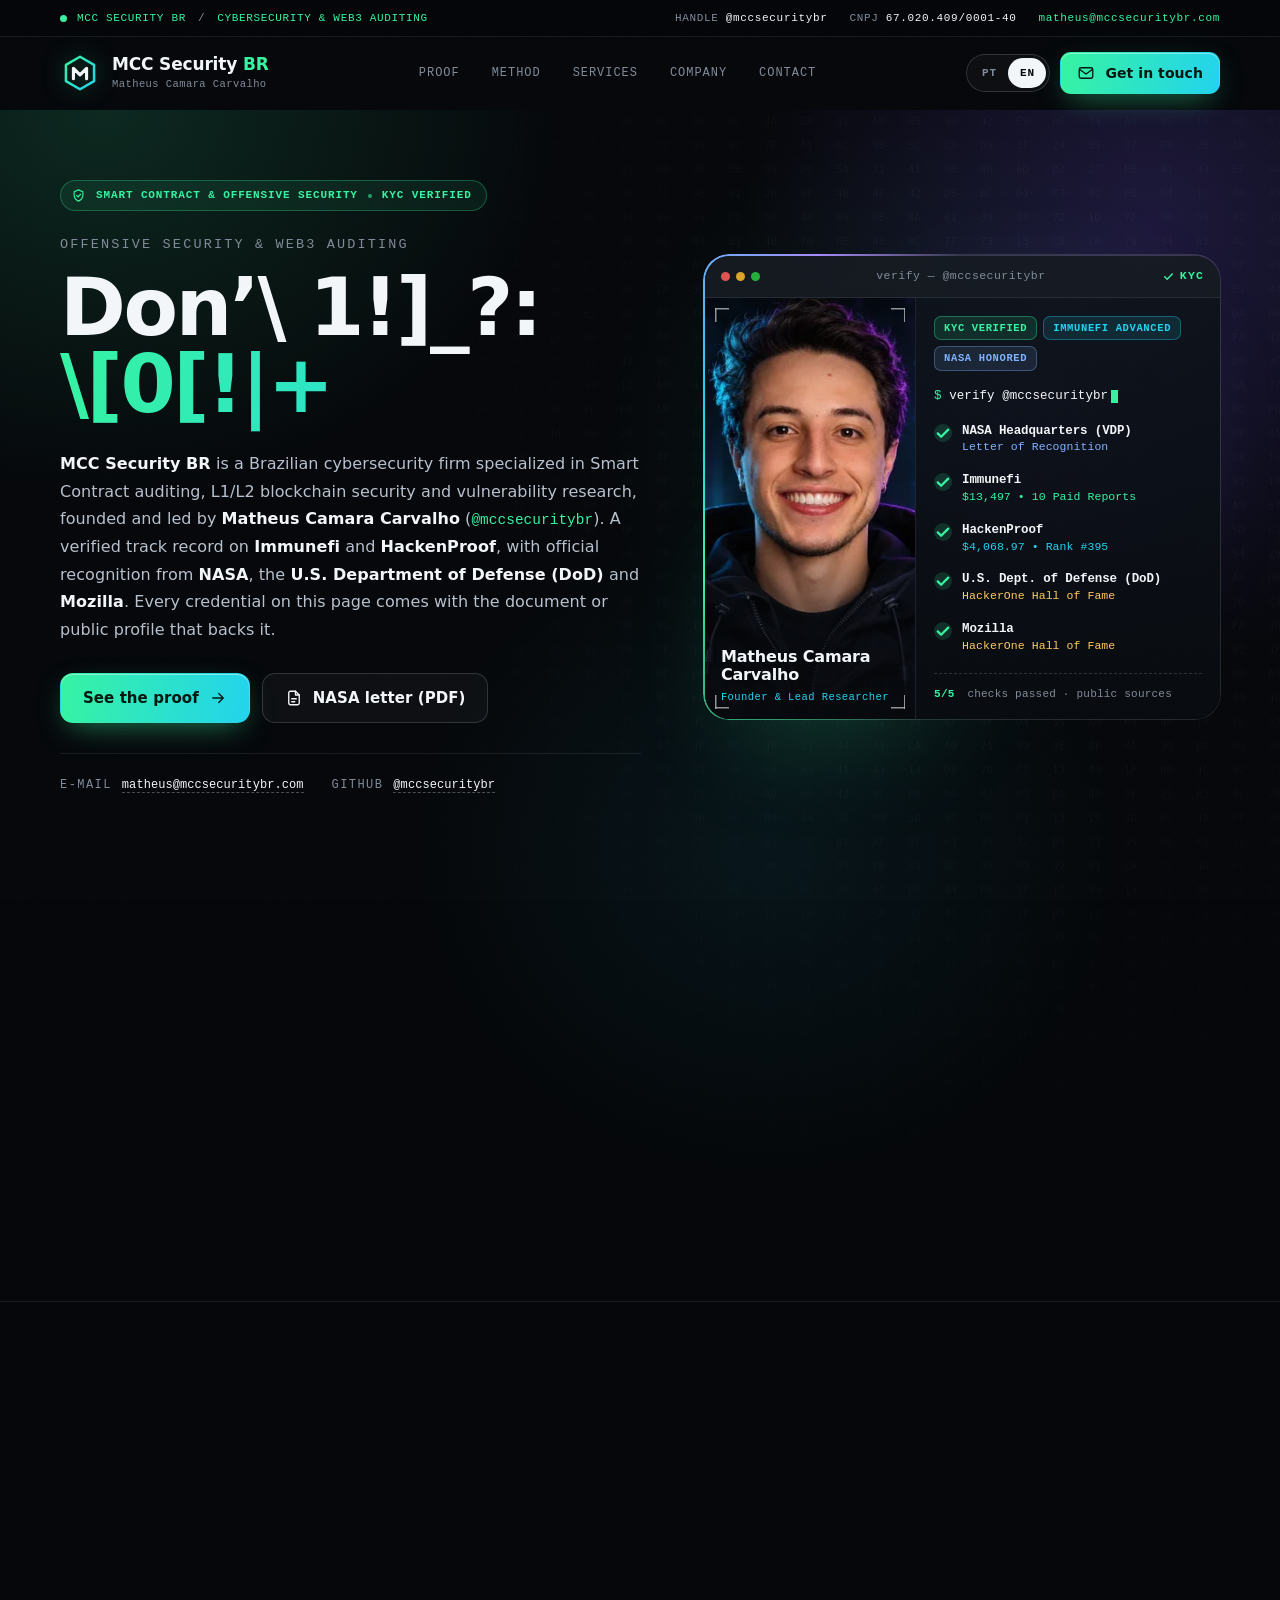
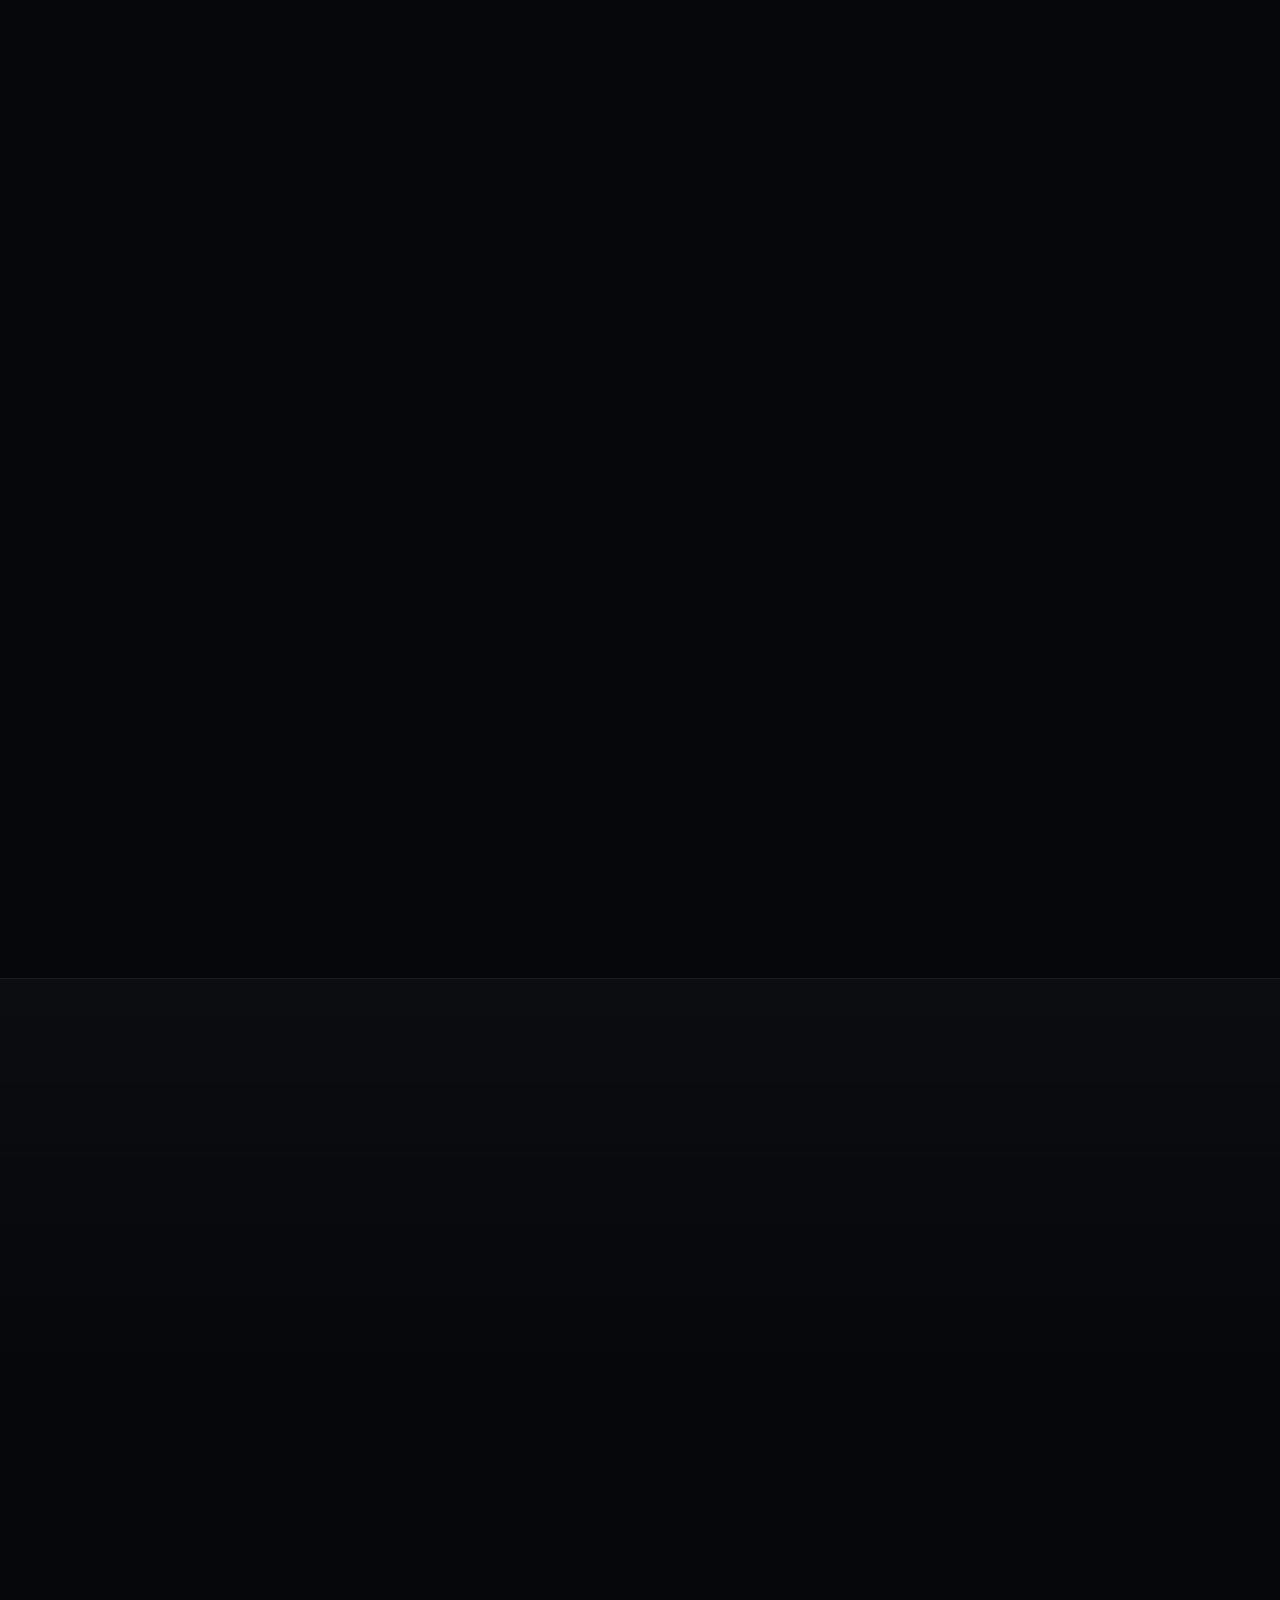
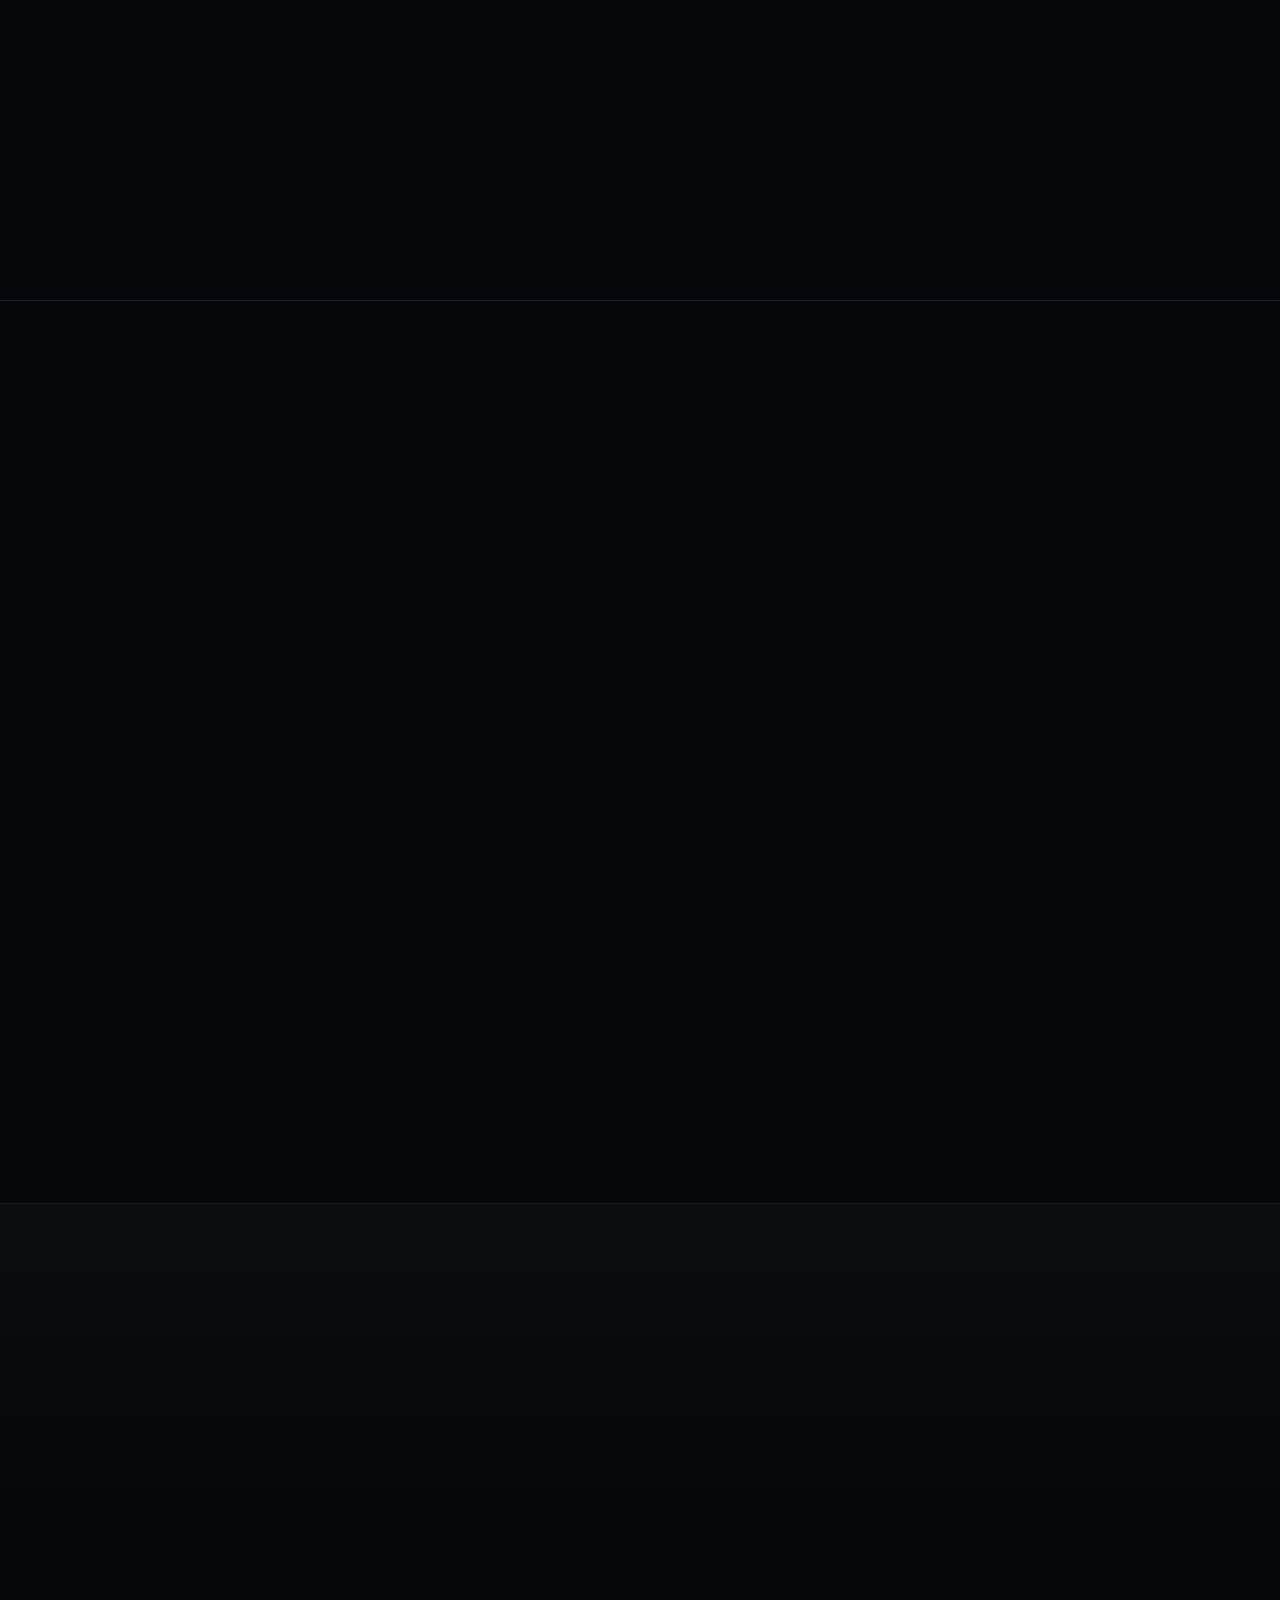
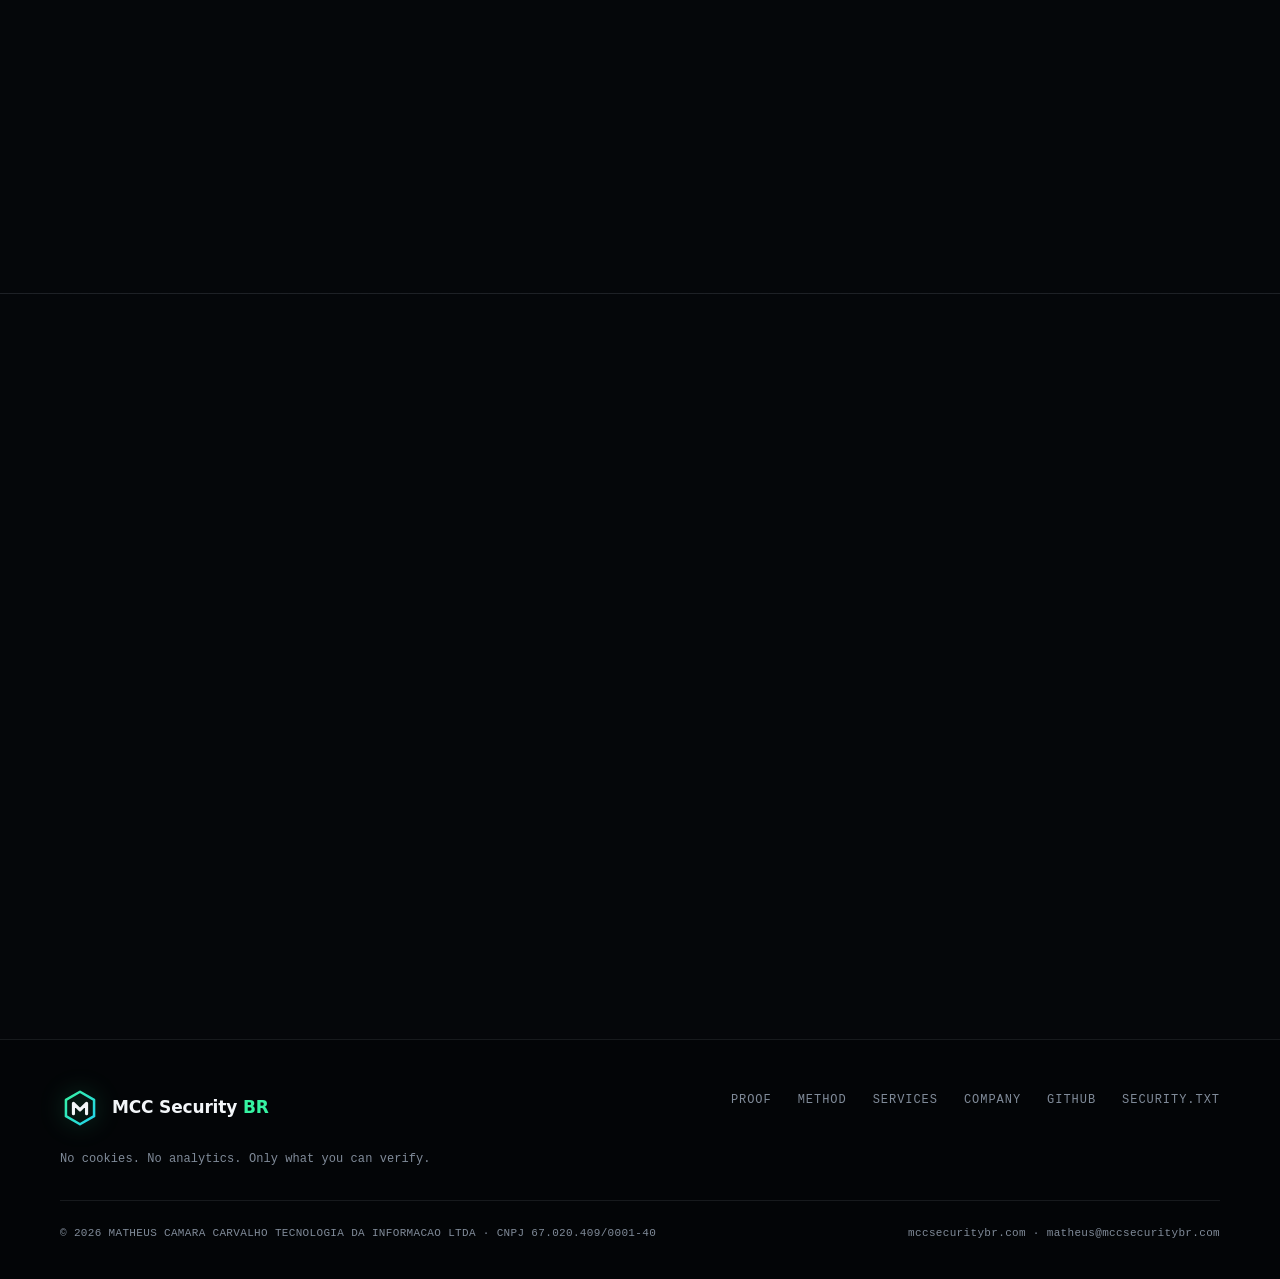
<file: index.html>
<!DOCTYPE html>
<html lang="pt-BR" data-lang="pt">
<head>
  <meta charset="UTF-8">
  <meta name="viewport" content="width=device-width, initial-scale=1">
  <meta http-equiv="Content-Security-Policy" content="default-src 'none'; script-src 'self'; style-src 'self' https://fonts.googleapis.com; font-src https://fonts.gstatic.com; img-src 'self' data:; base-uri 'none'; form-action 'none'">
  <!--
    +--------------------------------------------------------------+
    |  MCC SECURITY BR                                             |
    |  Você abriu o código-fonte. A gente faria o mesmo.           |
    |  You opened the source. We would too.                        |
    |                                                              |
    |  > matheus@mccsecuritybr.com                                 |
    |  > /.well-known/security.txt                                 |
    +--------------------------------------------------------------+
  -->
  <title>MCC Security BR — Cybersecurity &amp; Web3 Auditing | Matheus Camara Carvalho</title>
  <meta name="description" content="MCC Security BR — Consultoria em Segurança Ofensiva, Auditoria de Smart Contracts e Pesquisa de Vulnerabilidades liderada por Matheus Camara Carvalho (@mccsecuritybr). Reconhecido pela NASA, U.S. Dept. of Defense, Mozilla, Immunefi e HackenProof.">
  <meta name="author" content="Matheus Camara Carvalho">
  <meta name="theme-color" content="#05070a">
  <meta name="color-scheme" content="dark">
  <link rel="canonical" href="https://mccsecuritybr.com/">

  <meta property="og:type" content="website">
  <meta property="og:site_name" content="MCC Security BR">
  <meta property="og:title" content="MCC Security BR — Offensive Security &amp; Web3 Auditing">
  <meta property="og:description" content="Smart Contract auditing, L1/L2 blockchain security and vulnerability research. Recognized by NASA, the U.S. Department of Defense, Mozilla, Immunefi and HackenProof.">
  <meta property="og:url" content="https://mccsecuritybr.com/">
  <meta property="og:image" content="https://mccsecuritybr.com/assets/og.jpg">
  <meta property="og:image:width" content="1200">
  <meta property="og:image:height" content="630">
  <meta property="og:image:alt" content="MCC Security BR — Don't trust. Verify.">
  <meta property="og:locale" content="pt_BR">
  <meta property="og:locale:alternate" content="en_US">
  <meta name="twitter:card" content="summary_large_image">
  <meta name="twitter:title" content="MCC Security BR — Offensive Security &amp; Web3 Auditing">
  <meta name="twitter:description" content="Smart Contract auditing, L1/L2 blockchain security and vulnerability research. Recognized by NASA, the U.S. Department of Defense, Mozilla, Immunefi and HackenProof.">
  <meta name="twitter:image" content="https://mccsecuritybr.com/assets/og.jpg">

  <link rel="icon" href="assets/favicon.svg" type="image/svg+xml">
  <link rel="icon" href="assets/favicon-32.png" type="image/png" sizes="32x32">
  <link rel="apple-touch-icon" href="assets/apple-touch-icon.png">

  <link rel="preconnect" href="https://fonts.googleapis.com">
  <link rel="preconnect" href="https://fonts.gstatic.com" crossorigin>
  <link href="https://fonts.googleapis.com/css2?family=Archivo:wdth,wght@62..125,100..900&amp;family=JetBrains+Mono:wght@400..700&amp;display=swap" rel="stylesheet">
  <link rel="stylesheet" href="assets/site.css?v=6.0">
  <script src="assets/boot.js?v=6.0"></script>
  <script src="assets/site.js?v=6.0" defer></script>

  <script type="application/ld+json">
  {
    "@context": "https://schema.org",
    "@graph": [
      {
        "@type": "Organization",
        "@id": "https://mccsecuritybr.com/#org",
        "name": "MCC Security BR",
        "legalName": "MATHEUS CAMARA CARVALHO TECNOLOGIA DA INFORMACAO LTDA",
        "url": "https://mccsecuritybr.com/",
        "logo": "https://mccsecuritybr.com/assets/icon-512.png",
        "image": "https://mccsecuritybr.com/assets/og.jpg",
        "email": "matheus@mccsecuritybr.com",
        "taxID": "67.020.409/0001-40",
        "description": "Offensive security, Smart Contract auditing, L1/L2 blockchain security and vulnerability research.",
        "address": {
          "@type": "PostalAddress",
          "streetAddress": "R. Thereza Scanavez Lamberti, 280, Sala 529",
          "addressLocality": "São Joaquim da Barra",
          "addressRegion": "SP",
          "postalCode": "14606-366",
          "addressCountry": "BR"
        },
        "founder": { "@id": "https://mccsecuritybr.com/#founder" },
        "knowsAbout": ["Smart contract auditing", "Blockchain security", "Penetration testing", "Vulnerability research"],
        "sameAs": ["https://github.com/mccsecuritybr"]
      },
      {
        "@type": "Person",
        "@id": "https://mccsecuritybr.com/#founder",
        "name": "Matheus Camara Carvalho",
        "alternateName": "mccsecuritybr",
        "jobTitle": "Founder & Lead Researcher",
        "image": "https://mccsecuritybr.com/assets/matheus-camara-carvalho.jpg",
        "url": "https://mccsecuritybr.com/",
        "worksFor": { "@id": "https://mccsecuritybr.com/#org" },
        "sameAs": [
          "https://github.com/mccsecuritybr",
          "https://immunefi.com/profile/mccsecuritybr/",
          "https://hackenproof.com/hackers/mccsecuritybr",
          "https://hackerone.com/mccsecuritybr"
        ]
      },
      {
        "@type": "WebSite",
        "@id": "https://mccsecuritybr.com/#website",
        "url": "https://mccsecuritybr.com/",
        "name": "MCC Security BR",
        "inLanguage": ["pt-BR", "en"],
        "publisher": { "@id": "https://mccsecuritybr.com/#org" }
      }
    ]
  }
  </script>
</head>
<body>

  <a class="skip" href="#conteudo">
    <span class="lang-pt">Pular para o conteúdo</span>
    <span class="lang-en">Skip to content</span>
  </a>

  <!-- Ícones (sprite) -->
  <svg class="sprite" width="0" height="0" aria-hidden="true" focusable="false">
    <defs>
      <linearGradient id="g-brand" x1="0" y1="0" x2="1" y2="1">
        <stop offset="0" stop-color="#36f3a2"/>
        <stop offset="1" stop-color="#22d3ee"/>
      </linearGradient>
    </defs>
    <symbol id="i-arrow" viewBox="0 0 24 24"><path d="M5 12h14M13 6l6 6-6 6"/></symbol>
    <symbol id="i-out" viewBox="0 0 24 24"><path d="M7 17 17 7M8.5 7H17v8.5"/></symbol>
    <symbol id="i-check" viewBox="0 0 24 24"><path d="m5 12.5 4.5 4.5L19 7.5"/></symbol>
    <symbol id="i-copy" viewBox="0 0 24 24"><rect x="9" y="9" width="11" height="11" rx="2.2"/><path d="M5 15V6.2A2.2 2.2 0 0 1 7.2 4H15"/></symbol>
    <symbol id="i-mail" viewBox="0 0 24 24"><rect x="3" y="5" width="18" height="14" rx="2.4"/><path d="m3.6 7.4 8.4 6 8.4-6"/></symbol>
    <symbol id="i-file" viewBox="0 0 24 24"><path d="M14 3H7.2A2.2 2.2 0 0 0 5 5.2v13.6A2.2 2.2 0 0 0 7.2 21h9.6a2.2 2.2 0 0 0 2.2-2.2V8z"/><path d="M14 3v5h5M9 13h6M9 17h4"/></symbol>
    <symbol id="i-expand" viewBox="0 0 24 24"><path d="M4 9V4h5M20 9V4h-5M4 15v5h5M20 15v5h-5"/></symbol>
    <symbol id="i-menu" viewBox="0 0 24 24"><path d="M4 8h16M4 16h16"/></symbol>
    <symbol id="i-x" viewBox="0 0 24 24"><path d="M6 6l12 12M18 6 6 18"/></symbol>
    <symbol id="i-contract" viewBox="0 0 24 24"><path d="M14 3H7.2A2.2 2.2 0 0 0 5 5.2v13.6A2.2 2.2 0 0 0 7.2 21h9.6a2.2 2.2 0 0 0 2.2-2.2V8z"/><path d="M14 3v5h5M10.5 12.5 8.5 14.5l2 2M13.5 12.5l2 2-2 2"/></symbol>
    <symbol id="i-chain" viewBox="0 0 24 24"><rect x="3" y="12" width="6.5" height="6.5" rx="1.6"/><rect x="14.5" y="12" width="6.5" height="6.5" rx="1.6"/><path d="M9.5 15.25h5M6.25 12V9.5a5.75 5.75 0 0 1 11.5 0V12"/></symbol>
    <symbol id="i-target" viewBox="0 0 24 24"><circle cx="12" cy="12" r="7.5"/><circle cx="12" cy="12" r="2.6"/><path d="M12 2v4M12 18v4M2 12h4M18 12h4"/></symbol>
    <symbol id="i-lock" viewBox="0 0 24 24"><rect x="5" y="11" width="14" height="9.5" rx="2.2"/><path d="M8.2 11V8a3.8 3.8 0 0 1 7.6 0v3"/></symbol>
    <symbol id="i-shield" viewBox="0 0 24 24"><path d="M12 3 5 6v5.2c0 4.3 2.9 8 7 9.8 4.1-1.8 7-5.500 7-9.800V6z"/><path d="m9 12 2.200 2.200L15.300 10"/></symbol>
    <symbol id="i-terminal" viewBox="0 0 24 24"><rect x="3" y="4.500" width="18" height="15" rx="2.400"/><path d="m7.500 9.500 3 2.500-3 2.500M13 14.500h3.500"/></symbol>
    <symbol id="i-github" viewBox="0 0 16 16"><path fill="currentColor" stroke="none" d="M8 0C3.58 0 0 3.58 0 8c0 3.54 2.29 6.53 5.47 7.59.4.07.55-.17.55-.38 0-.19-.01-.82-.01-1.49-2.01.37-2.53-.49-2.69-.94-.09-.23-.48-.94-.82-1.13-.28-.15-.68-.52-.01-.53.63-.01 1.08.58 1.23.82.72 1.21 1.87.87 2.33.66.07-.52.28-.87.51-1.07-1.78-.2-3.64-.89-3.64-3.95 0-.87.31-1.59.82-2.15-.08-.2-.36-1.02.08-2.12 0 0 .67-.21 2.2.82.64-.18 1.32-.27 2-.27.68 0 1.36.09 2 .27 1.53-1.04 2.2-.82 2.2-.82.44 1.1.16 1.92.08 2.12.51.56.82 1.27.82 2.15 0 3.07-1.87 3.75-3.65 3.95.29.25.54.73.54 1.48 0 1.07-.01 1.93-.01 2.2 0 .21.15.46.55.38A8.013 8.013 0 0016 8c0-4.42-3.58-8-8-8z"/></symbol>
  </svg>

  <!-- Barra de status -->
  <div class="topbar" id="topo">
    <div class="wrap topbar-in">
      <p class="topbar-status"><span class="pulse" aria-hidden="true"></span>MCC SECURITY BR <span class="slash" aria-hidden="true">/</span> CYBERSECURITY &amp; WEB3 AUDITING</p>
      <ul class="topbar-meta">
        <li>HANDLE <strong>@mccsecuritybr</strong></li>
        <li>CNPJ <strong>67.020.409/0001-40</strong></li>
        <li><a href="mailto:matheus@mccsecuritybr.com">matheus@mccsecuritybr.com</a></li>
      </ul>
    </div>
  </div>

  <!-- Cabeçalho -->
  <header class="site-header" id="header">
    <div class="progress" aria-hidden="true"><span id="progress"></span></div>
    <div class="wrap header-in">
      <a class="brand" href="#topo" aria-label="MCC Security BR">
        <svg class="brand-mark" viewBox="0 0 64 64" width="40" height="40" aria-hidden="true">
          <path d="M32 6 54.500 19v26L32 58 9.500 45V19z" fill="none" stroke="url(#g-brand)" stroke-width="4" stroke-linejoin="round"/>
          <path d="M21.500 41V24.500L32 35l10.500-10.500V41" fill="none" stroke="#f3f6f9" stroke-width="5" stroke-linecap="round" stroke-linejoin="round"/>
        </svg>
        <span class="brand-text">
          <span class="brand-name">MCC Security <b>BR</b></span>
          <span class="brand-sub">Matheus Camara Carvalho</span>
        </span>
      </a>

      <nav class="nav" aria-label="Principal">
        <a href="#nasa" data-nav="nasa"><span class="lang-pt">Provas</span><span class="lang-en">Proof</span></a>
        <a href="#metodo" data-nav="metodo"><span class="lang-pt">Método</span><span class="lang-en">Method</span></a>
        <a href="#servicos" data-nav="servicos"><span class="lang-pt">Serviços</span><span class="lang-en">Services</span></a>
        <a href="#institucional" data-nav="institucional"><span class="lang-pt">Empresa</span><span class="lang-en">Company</span></a>
        <a href="#contato" data-nav="contato"><span class="lang-pt">Contato</span><span class="lang-en">Contact</span></a>
      </nav>

      <div class="header-actions">
        <div class="lang-switch" role="group" aria-label="Idioma / Language">
          <button type="button" data-set-lang="pt" aria-pressed="true" title="Português">PT</button>
          <button type="button" data-set-lang="en" aria-pressed="false" title="English">EN</button>
        </div>
        <a class="btn btn-primary btn-sm header-cta" href="mailto:matheus@mccsecuritybr.com">
          <svg class="i" aria-hidden="true"><use href="#i-mail"/></svg>
          <span class="lang-pt">Fale com a MCC</span><span class="lang-en">Get in touch</span>
        </a>
        <button class="menu-btn" type="button" aria-expanded="false" aria-controls="menu" aria-label="Menu">
          <svg class="i i-open" aria-hidden="true"><use href="#i-menu"/></svg>
          <svg class="i i-close" aria-hidden="true"><use href="#i-x"/></svg>
        </button>
      </div>
    </div>
  </header>

  <!-- Menu mobile -->
  <div class="mobile-menu" id="menu" hidden>
    <nav class="wrap mobile-nav" aria-label="Menu">
      <a href="#nasa"><span class="idx">01</span><span class="lang-pt">Provas</span><span class="lang-en">Proof</span></a>
      <a href="#metodo"><span class="idx">02</span><span class="lang-pt">Método</span><span class="lang-en">Method</span></a>
      <a href="#servicos"><span class="idx">03</span><span class="lang-pt">Serviços</span><span class="lang-en">Services</span></a>
      <a href="#institucional"><span class="idx">04</span><span class="lang-pt">Empresa</span><span class="lang-en">Company</span></a>
      <a href="#contato"><span class="idx">05</span><span class="lang-pt">Contato</span><span class="lang-en">Contact</span></a>
      <a class="btn btn-primary mobile-cta" href="mailto:matheus@mccsecuritybr.com">
        <svg class="i" aria-hidden="true"><use href="#i-mail"/></svg>
        matheus@mccsecuritybr.com
      </a>
    </nav>
  </div>

  <main id="conteudo">

    <!-- ============================== HERO ============================== -->
    <section class="hero" data-spot data-section="top">
      <canvas class="hero-field" id="field" aria-hidden="true"></canvas>
      <div class="wrap hero-grid">
        <div class="hero-copy">
          <p class="eyebrow" data-reveal>
            <svg class="i" aria-hidden="true"><use href="#i-shield"/></svg>
            <span>SMART CONTRACT &amp; OFFENSIVE SECURITY</span>
            <span class="eyebrow-sep" aria-hidden="true"></span>
            <span>KYC VERIFIED</span>
          </p>

          <h1 class="hero-title">
            <span class="hero-kicker" data-reveal>
              <span class="lang-pt">Segurança ofensiva &amp; auditoria Web3</span>
              <span class="lang-en">Offensive security &amp; Web3 auditing</span>
            </span>
            <span class="hero-big lang-pt" aria-hidden="true">
              <span class="line" data-scramble>Não confie.</span>
              <span class="line grad" data-scramble>Verifique.</span>
            </span>
            <span class="hero-big lang-en" aria-hidden="true">
              <span class="line" data-scramble>Don’t trust.</span>
              <span class="line grad" data-scramble>Verify.</span>
            </span>
            <span class="sr-only lang-pt">Não confie. Verifique.</span>
            <span class="sr-only lang-en">Don’t trust. Verify.</span>
          </h1>

          <p class="hero-lead lang-pt" data-reveal>
            A <strong>MCC Security BR</strong> é uma consultoria brasileira de auditoria de Smart Contracts, segurança de blockchains L1/L2 e pesquisa de vulnerabilidades, fundada e liderada por <strong>Matheus Camara Carvalho</strong> (<code>@mccsecuritybr</code>). Resultados comprovados na <strong>Immunefi</strong> e na <strong>HackenProof</strong>, com reconhecimento oficial da <strong>NASA</strong>, do <strong>Departamento de Defesa dos EUA (U.S. DoD)</strong> e da <strong>Mozilla</strong>. Cada credencial desta página vem com o documento ou o perfil público que a comprova.
          </p>
          <p class="hero-lead lang-en" data-reveal>
            <strong>MCC Security BR</strong> is a Brazilian cybersecurity firm specialized in Smart Contract auditing, L1/L2 blockchain security and vulnerability research, founded and led by <strong>Matheus Camara Carvalho</strong> (<code>@mccsecuritybr</code>). A verified track record on <strong>Immunefi</strong> and <strong>HackenProof</strong>, with official recognition from <strong>NASA</strong>, the <strong>U.S. Department of Defense (DoD)</strong> and <strong>Mozilla</strong>. Every credential on this page comes with the document or public profile that backs it.
          </p>

          <div class="hero-cta" data-reveal>
            <a class="btn btn-primary" href="#nasa">
              <span class="lang-pt">Ver as provas</span><span class="lang-en">See the proof</span>
              <svg class="i i-move" aria-hidden="true"><use href="#i-arrow"/></svg>
            </a>
            <a class="btn btn-ghost" href="assets/nasa-vdp-letter-matheus-camara-carvalho.pdf" target="_blank" rel="noopener">
              <svg class="i" aria-hidden="true"><use href="#i-file"/></svg>
              <span class="lang-pt">Carta da NASA (PDF)</span><span class="lang-en">NASA letter (PDF)</span>
            </a>
          </div>

          <ul class="hero-meta" data-reveal>
            <li><span>E-MAIL</span><a href="mailto:matheus@mccsecuritybr.com">matheus@mccsecuritybr.com</a></li>
            <li><span>GITHUB</span><a href="https://github.com/mccsecuritybr" target="_blank" rel="noopener">@mccsecuritybr</a></li>
          </ul>
        </div>

        <!-- Cartão de verificação -->
        <aside class="verify" id="verify" data-reveal aria-label="Credenciais">
          <div class="verify-glow" aria-hidden="true"></div>
          <div class="verify-in">
            <div class="verify-bar">
              <span class="dots" aria-hidden="true"><i></i><i></i><i></i></span>
              <span class="verify-title">verify — @mccsecuritybr</span>
              <span class="verify-kyc"><svg class="i" aria-hidden="true"><use href="#i-check"/></svg>KYC</span>
            </div>

            <div class="verify-main">
              <figure class="portrait">
                <picture>
                  <source type="image/webp" srcset="assets/matheus-camara-carvalho-480.webp 480w, assets/matheus-camara-carvalho.webp 960w" sizes="(min-width: 560px) 240px, 92vw">
                  <img src="assets/matheus-camara-carvalho.jpg" width="960" height="960" alt="Matheus Camara Carvalho" fetchpriority="high" decoding="async">
                </picture>
                <span class="portrait-scan" aria-hidden="true"></span>
                <span class="portrait-frame" aria-hidden="true"></span>
                <figcaption>
                  <span class="verify-name">Matheus Camara Carvalho</span>
                  <span class="verify-role">Founder &amp; Lead Researcher</span>
                </figcaption>
              </figure>

              <div class="verify-body">
                <ul class="tags">
                  <li class="tag tag-accent">KYC Verified</li>
                  <li class="tag tag-cyan">Immunefi Advanced</li>
                  <li class="tag tag-blue">NASA Honored</li>
                </ul>
                <p class="verify-cmd"><span class="prompt" aria-hidden="true">$</span> <span data-type>verify @mccsecuritybr</span><span class="caret" aria-hidden="true"></span></p>
                <ol class="checks">
                  <li>
                    <a class="check" href="#prova-nasa">
                      <svg class="i check-mark" aria-hidden="true"><use href="#i-check"/></svg>
                      <span class="check-k">NASA Headquarters (VDP)</span>
                      <span class="check-v c-blue">Letter of Recognition</span>
                    </a>
                  </li>
                  <li>
                    <a class="check" href="#prova-immunefi">
                      <svg class="i check-mark" aria-hidden="true"><use href="#i-check"/></svg>
                      <span class="check-k">Immunefi</span>
                      <span class="check-v c-accent"><span data-metric="immunefi.earnings">$13,497</span> • <span data-metric="immunefi.paid_reports">10</span> Paid Reports</span>
                    </a>
                  </li>
                  <li>
                    <a class="check" href="#prova-hackenproof">
                      <svg class="i check-mark" aria-hidden="true"><use href="#i-check"/></svg>
                      <span class="check-k">HackenProof</span>
                      <span class="check-v c-cyan"><span data-metric="hackenproof.earnings">$4,068.97</span> • Rank #<span data-metric="hackenproof.rank">395</span></span>
                    </a>
                  </li>
                  <li>
                    <a class="check" href="#prova-hackerone">
                      <svg class="i check-mark" aria-hidden="true"><use href="#i-check"/></svg>
                      <span class="check-k">U.S. Dept. of Defense (DoD)</span>
                      <span class="check-v c-gold">HackerOne Hall of Fame</span>
                    </a>
                  </li>
                  <li>
                    <a class="check" href="#prova-hackerone">
                      <svg class="i check-mark" aria-hidden="true"><use href="#i-check"/></svg>
                      <span class="check-k">Mozilla</span>
                      <span class="check-v c-gold">HackerOne Hall of Fame</span>
                    </a>
                  </li>
                </ol>
                <p class="verify-sum">
                  <span class="verify-ok"><span data-verify-count>5</span>/5</span>
                  <span class="lang-pt">verificações · fontes públicas</span>
                  <span class="lang-en">checks passed · public sources</span>
                </p>
              </div>
            </div>
          </div>
        </aside>
      </div>

      <!-- Reconhecido por -->
      <div class="wrap">
        <div class="trusted" data-reveal>
          <p class="trusted-label">
            <span class="lang-pt">Reconhecido por</span><span class="lang-en">Recognized by</span>
          </p>
          <div class="marquee" data-marquee>
            <ul class="marquee-track">
              <li>NASA</li>
              <li>U.S. Department of Defense</li>
              <li>Mozilla</li>
              <li>Immunefi</li>
              <li>HackenProof</li>
            </ul>
          </div>
        </div>

        <!-- KPIs -->
        <div class="kpis" data-reveal>
          <article class="kpi kpi-accent">
            <p class="kpi-label">Immunefi Track Record</p>
            <p class="kpi-value"><span data-count data-metric="immunefi.earnings">$13,497</span> <small>USD</small></p>
            <p class="kpi-desc lang-pt">Nível <strong>Advanced</strong>, <span data-metric="immunefi.paid_reports">10</span> relatórios de Bug Bounty pagos, <span data-metric="immunefi.secured_programs">7</span> programas Web3 protegidos e #<span data-metric="immunefi.rank_alltime">829</span> no ranking All-Time (#<span data-metric="immunefi.rank_year">214</span> em 2026).</p>
            <p class="kpi-desc lang-en"><strong>Advanced</strong> tier, <span data-metric="immunefi.paid_reports">10</span> paid Bug Bounty reports, <span data-metric="immunefi.secured_programs">7</span> secured Web3 programs, and ranked #<span data-metric="immunefi.rank_alltime">829</span> All-Time (#<span data-metric="immunefi.rank_year">214</span> in 2026).</p>
          </article>

          <article class="kpi kpi-cyan">
            <p class="kpi-label">HackenProof Track Record</p>
            <p class="kpi-value"><span data-count data-metric="hackenproof.earnings">$4,068.97</span> <small>USD</small></p>
            <p class="kpi-desc lang-pt">Pesquisador verificado (<strong>KYC</strong>) no <strong>Rank #<span data-metric="hackenproof.rank">395</span> Global</strong> (<span data-metric="hackenproof.reputation">386</span> Reputation), <span data-metric="hackenproof.paid_reports">3</span> relatórios pagos (<span data-metric="hackenproof.sev_long">1 Critical, 2 Medium</span>) e <span data-metric="hackenproof.programs_influenced">35</span> programas influenciados.</p>
            <p class="kpi-desc lang-en"><strong>KYC-verified</strong> researcher at <strong>Rank #<span data-metric="hackenproof.rank">395</span> Global</strong> (<span data-metric="hackenproof.reputation">386</span> Reputation), <span data-metric="hackenproof.paid_reports">3</span> paid reports (<span data-metric="hackenproof.sev_long">1 Critical, 2 Medium</span>), and <span data-metric="hackenproof.programs_influenced">35</span> influenced programs.</p>
          </article>

          <article class="kpi kpi-blue">
            <p class="kpi-label">NASA Headquarters</p>
            <p class="kpi-value">VDP <small>Honored</small></p>
            <p class="kpi-desc lang-pt">Carta oficial de reconhecimento nominal a <strong>Matheus Camara Carvalho</strong> assinada pelo SAISO / OCIO da NASA em Washington, DC.</p>
            <p class="kpi-desc lang-en">Official Letter of Recognition addressed to <strong>Matheus Camara Carvalho</strong> signed by NASA's SAISO / OCIO in Washington, DC.</p>
          </article>

          <article class="kpi kpi-gold">
            <p class="kpi-label">U.S. DoD &amp; Mozilla</p>
            <p class="kpi-value">2x <small>Hall of Fame</small></p>
            <p class="kpi-desc lang-pt">Reconhecimento oficial no <strong>HackerOne</strong> pelo <strong>Departamento de Defesa dos EUA (U.S. DoD)</strong> e pela <strong>Mozilla</strong>.</p>
            <p class="kpi-desc lang-en">Official acknowledgment on <strong>HackerOne</strong> by both the <strong>U.S. Department of Defense (DoD)</strong> and <strong>Mozilla</strong>.</p>
          </article>
        </div>
      </div>
    </section>

    <!-- ============================== PROVAS ============================== -->
    <section id="nasa" class="section" data-section="nasa">
      <div class="wrap">
        <header class="section-head" data-reveal>
          <p class="kicker"><span class="kicker-n">01</span><span class="kicker-line" aria-hidden="true"></span>
            <span class="lang-pt">Credenciais verificáveis</span><span class="lang-en">Verifiable credentials</span>
          </p>
          <h2 class="h2">
            <span class="lang-pt">Reconhecimentos oficiais e perfis verificados</span>
            <span class="lang-en">Official recognitions and verified profiles</span>
          </h2>
          <p class="section-sub lang-pt">Todas as atividades seguem políticas estritas de confidencialidade e divulgação responsável (Safe Harbor / VDP). Clique em qualquer documento para ampliar, ou confira direto na fonte.</p>
          <p class="section-sub lang-en">All engagements strictly follow confidentiality and Responsible Disclosure (Safe Harbor / VDP) guidelines. Click any document to enlarge, or check it straight at the source.</p>
        </header>

        <!-- Prova 01: NASA -->
        <article class="nasa" id="prova-nasa" data-reveal data-spot>
          <div class="nasa-copy">
            <p class="exhibit">
              <span class="exhibit-n"><span class="lang-pt">Prova 01</span><span class="lang-en">Exhibit 01</span></span>
              <span class="tag tag-blue">Mary W. Jackson NASA Headquarters · Washington, DC</span>
            </p>
            <h3 class="h3 nasa-title">
              <span class="lang-pt">Carta Oficial de Reconhecimento da NASA</span>
              <span class="lang-en">NASA Official Letter of Recognition</span>
              <span class="nasa-name">Matheus Camara Carvalho</span>
            </h3>
            <p class="body lang-pt">
              Emitida oficialmente pela <strong>National Aeronautics and Space Administration (NASA)</strong> em 24 de agosto de 2026 e endereçada nominalmente a <strong>Matheus Camara Carvalho</strong>. Assinada por <strong>Kelvin Taylor</strong> (<em>Senior Agency Information Security Officer — SAISO, NASA Office of Chief Information Officer</em>), a carta reconhece os esforços técnicos na identificação e reporte responsável de vulnerabilidade sob a política VDP da NASA, protegendo a integridade e a disponibilidade das informações da agência espacial norte-americana.
            </p>
            <p class="body lang-en">
              Officially issued by the <strong>National Aeronautics and Space Administration (NASA)</strong> on August 24, 2026, and addressed directly to <strong>Matheus Camara Carvalho</strong>. Signed by <strong>Kelvin Taylor</strong> (<em>Senior Agency Information Security Officer — SAISO, NASA OCIO</em>), the letter commends his efforts in identifying and responsibly reporting a security vulnerability under NASA's VDP, helping protect the integrity and availability of NASA information.
            </p>

            <blockquote class="quote" lang="en">
              <p>"Dear <strong>Matheus Camara Carvalho</strong>, On behalf of the National Aeronautics and Space Administration and NASA's Vulnerability Disclosure Policy (VDP), we would like to recognize your efforts as an independent security researcher, both in identifying the vulnerability you submitted and for following NASA's VDP policy and guidelines in responsibly reporting this to us."</p>
              <footer>Kelvin Taylor · Senior Agency Information Security Officer (SAISO) · NASA OCIO</footer>
            </blockquote>

            <dl class="facts">
              <div>
                <dt><span class="lang-pt">Destinatário</span><span class="lang-en">Honoree</span></dt>
                <dd>Matheus C. Carvalho</dd>
              </div>
              <div>
                <dt><span class="lang-pt">Órgão emissor</span><span class="lang-en">Agency</span></dt>
                <dd>NASA OCIO / SAISO</dd>
              </div>
              <div>
                <dt><span class="lang-pt">Data</span><span class="lang-en">Date</span></dt>
                <dd><span class="lang-pt">24 de agosto de 2026</span><span class="lang-en">August 24, 2026</span></dd>
              </div>
            </dl>

            <div class="actions">
              <a class="btn btn-primary btn-sm" href="assets/nasa-vdp-letter-matheus-camara-carvalho.pdf" target="_blank" rel="noopener">
                <svg class="i" aria-hidden="true"><use href="#i-file"/></svg>
                <span class="lang-pt">Abrir PDF oficial da NASA</span><span class="lang-en">Open official NASA PDF</span>
              </a>
              <button class="btn btn-ghost btn-sm" type="button"
                data-lightbox="assets/nasa-vdp-letter.webp" data-original="assets/nasa-vdp-letter.png"
                data-caption="NASA Official VDP Letter of Recognition — Matheus Camara Carvalho">
                <svg class="i" aria-hidden="true"><use href="#i-expand"/></svg>
                <span class="lang-pt">Ampliar carta</span><span class="lang-en">Zoom letter</span>
              </button>
            </div>
          </div>

          <div class="nasa-stage">
            <span class="orbit orbit-1" aria-hidden="true"></span>
            <span class="orbit orbit-2" aria-hidden="true"></span>
            <button class="paper" type="button" data-tilt
              data-lightbox="assets/nasa-vdp-letter.webp" data-original="assets/nasa-vdp-letter.png"
              data-caption="NASA Official VDP Letter of Recognition — Matheus Camara Carvalho"
              data-label-pt="Ampliar a carta da NASA" data-label-en="Enlarge the NASA letter" aria-label="Ampliar a carta da NASA">
              <picture>
                <source type="image/webp" srcset="assets/nasa-vdp-letter-960.webp 960w, assets/nasa-vdp-letter.webp 1870w" sizes="(min-width: 1000px) 420px, 88vw">
                <img src="assets/nasa-vdp-letter.png" width="1870" height="2420" loading="lazy" decoding="async"
                  alt="NASA VDP Letter of Recognition - Matheus Camara Carvalho">
              </picture>
              <span class="paper-hint"><svg class="i" aria-hidden="true"><use href="#i-expand"/></svg><span class="lang-pt">Ampliar</span><span class="lang-en">Enlarge</span></span>
            </button>
          </div>
        </article>

        <!-- Provas 02–04: plataformas -->
        <div class="platforms" id="plataformas">

          <!-- Immunefi -->
          <article class="platform p-accent" id="prova-immunefi" data-reveal data-spot>
            <div class="platform-copy">
              <p class="exhibit">
                <span class="exhibit-n"><span class="lang-pt">Prova 02</span><span class="lang-en">Exhibit 02</span></span>
                <span class="tag tag-accent">Immunefi · @mccsecuritybr</span>
                <span class="exhibit-note"><span data-metric="immunefi.earnings">$13,497</span> Total Earnings</span>
              </p>
              <h3 class="h3">
                <span class="lang-pt">Immunefi — Perfil Advanced e Protocolos Protegidos</span>
                <span class="lang-en">Immunefi — Advanced Profile and Secured Programs</span>
              </h3>
              <p class="body lang-pt">
                Perfil oficial <strong><code>mccsecuritybr</code></strong> na <strong>Immunefi</strong> com nível <strong>Advanced</strong>, totalizando <strong><span data-metric="immunefi.earnings">$13,497</span></strong> em recompensas pagas, <strong><span data-metric="immunefi.paid_reports">10</span> relatórios de Bug Bounty validados</strong> (<span data-metric="immunefi.sev_long">3 High, 6 Medium, 1 Low</span>), <strong><span data-metric="immunefi.secured_programs">7</span> programas Web3 protegidos</strong> e posição <strong>#<span data-metric="immunefi.rank_alltime">829</span> All-Time</strong> (#<span data-metric="immunefi.rank_year">214</span> em 2026).
              </p>
              <p class="body lang-en">
                Official <strong><code>mccsecuritybr</code></strong> profile on <strong>Immunefi</strong> holding <strong>Advanced</strong> tier, totaling <strong><span data-metric="immunefi.earnings">$13,497</span></strong> in paid bounties, <strong><span data-metric="immunefi.paid_reports">10</span> validated Bug Bounty reports</strong> (<span data-metric="immunefi.sev_long">3 High, 6 Medium, 1 Low</span>), <strong><span data-metric="immunefi.secured_programs">7</span> secured Web3 programs</strong>, ranked <strong>#<span data-metric="immunefi.rank_alltime">829</span> All-Time</strong> (#<span data-metric="immunefi.rank_year">214</span> in 2026).
              </p>
              <dl class="stats">
                <div>
                  <dt>Total Earnings</dt>
                  <dd class="c-accent"><span data-count data-metric="immunefi.earnings">$13,497</span></dd>
                </div>
                <div>
                  <dt data-metric="immunefi.sev_short">3 High • 6 Med • 1 Low</dt>
                  <dd><span data-count data-metric="immunefi.paid_reports">10</span> Reports</dd>
                </div>
                <div>
                  <dt>All-Time Rank</dt>
                  <dd class="c-cyan">#<span data-count data-metric="immunefi.rank_alltime">829</span></dd>
                </div>
              </dl>
            </div>

            <figure class="window">
              <figcaption class="window-bar">
                <span class="dots" aria-hidden="true"><i></i><i></i><i></i></span>
                <a class="window-url" href="https://immunefi.com/profile/mccsecuritybr/" target="_blank" rel="noopener">immunefi.com/profile/mccsecuritybr<svg class="i" aria-hidden="true"><use href="#i-out"/></svg></a>
              </figcaption>
              <button class="shot" type="button"
                data-lightbox="assets/immunefi-profile.webp" data-original="assets/immunefi-profile.png"
                data-caption="Immunefi Official Profile — @mccsecuritybr"
                data-label-pt="Ampliar o perfil na Immunefi" data-label-en="Enlarge the Immunefi profile" aria-label="Ampliar o perfil na Immunefi">
                <picture>
                  <source type="image/webp" srcset="assets/immunefi-profile-800.webp 800w, assets/immunefi-profile.webp 1410w" sizes="(min-width: 900px) 540px, 92vw">
                  <img src="assets/immunefi-profile.png" width="1410" height="816" loading="lazy" decoding="async" alt="Immunefi Profile @mccsecuritybr">
                </picture>
                <span class="shot-hint"><svg class="i" aria-hidden="true"><use href="#i-expand"/></svg><span class="lang-pt">Ampliar</span><span class="lang-en">Enlarge</span></span>
              </button>
            </figure>

            <p class="platform-foot">
              <span class="platform-status c-accent"><svg class="i" aria-hidden="true"><use href="#i-check"/></svg>Advanced Tier</span>
              <a class="link-out" href="https://immunefi.com/profile/mccsecuritybr/" target="_blank" rel="noopener">
                <span class="lang-pt">Verificar na fonte</span><span class="lang-en">Verify at source</span>
                <svg class="i" aria-hidden="true"><use href="#i-out"/></svg>
              </a>
            </p>
          </article>

          <!-- HackenProof -->
          <article class="platform p-cyan" id="prova-hackenproof" data-reveal data-spot>
            <div class="platform-copy">
              <p class="exhibit">
                <span class="exhibit-n"><span class="lang-pt">Prova 03</span><span class="lang-en">Exhibit 03</span></span>
                <span class="tag tag-cyan">HackenProof · @mccsecuritybr</span>
                <span class="exhibit-note">KYC Verified</span>
              </p>
              <h3 class="h3">
                <span class="lang-pt">HackenProof — Rank #<span data-metric="hackenproof.rank">395</span> Global e Recompensas Web3</span>
                <span class="lang-en">HackenProof — Rank #<span data-metric="hackenproof.rank">395</span> Global and Web3 Bounties</span>
              </h3>
              <p class="body lang-pt">
                Perfil verificado via <strong>KYC</strong> (<strong><code>@mccsecuritybr</code></strong>) posicionado no <strong>Rank #<span data-metric="hackenproof.rank">395</span> Global</strong> com <strong><span data-metric="hackenproof.reputation">386</span> de Reputação</strong>, <strong><span data-metric="hackenproof.programs_influenced">35</span> programas influenciados</strong> e <strong><span data-metric="hackenproof.earnings">$4,068.97</span></strong> em recompensas pagas (<strong><span data-metric="hackenproof.sev_long">1 Critical, 2 Medium</span></strong>).
              </p>
              <p class="body lang-en">
                <strong>KYC-verified</strong> researcher profile (<strong><code>@mccsecuritybr</code></strong>) ranked <strong>#<span data-metric="hackenproof.rank">395</span> Globally</strong> with <strong><span data-metric="hackenproof.reputation">386</span> Reputation</strong>, <strong><span data-metric="hackenproof.programs_influenced">35</span> influenced programs</strong>, and <strong><span data-metric="hackenproof.earnings">$4,068.97</span></strong> in paid bounties (<strong><span data-metric="hackenproof.sev_long">1 Critical, 2 Medium</span></strong>).
              </p>
              <dl class="stats">
                <div>
                  <dt>Total Earnings</dt>
                  <dd class="c-accent"><span data-count data-metric="hackenproof.earnings">$4,068.97</span></dd>
                </div>
                <div>
                  <dt data-metric="hackenproof.sev_rest">+ 2 Medium Paid</dt>
                  <dd class="c-violet" data-metric="hackenproof.sev_top">1 Critical</dd>
                </div>
                <div>
                  <dt>Global Rank</dt>
                  <dd class="c-cyan">#<span data-count data-metric="hackenproof.rank">395</span></dd>
                </div>
              </dl>
            </div>

            <figure class="window">
              <figcaption class="window-bar">
                <span class="dots" aria-hidden="true"><i></i><i></i><i></i></span>
                <a class="window-url" href="https://hackenproof.com/hackers/mccsecuritybr" target="_blank" rel="noopener">hackenproof.com/hackers/mccsecuritybr<svg class="i" aria-hidden="true"><use href="#i-out"/></svg></a>
              </figcaption>
              <button class="shot" type="button"
                data-lightbox="assets/hackenproof-profile.webp" data-original="assets/hackenproof-profile.png"
                data-caption="HackenProof Official Profile — @mccsecuritybr (KYC Verified)"
                data-label-pt="Ampliar o perfil na HackenProof" data-label-en="Enlarge the HackenProof profile" aria-label="Ampliar o perfil na HackenProof">
                <picture>
                  <source type="image/webp" srcset="assets/hackenproof-profile-800.webp 800w, assets/hackenproof-profile.webp 1263w" sizes="(min-width: 900px) 540px, 92vw">
                  <img src="assets/hackenproof-profile.png" width="1263" height="734" loading="lazy" decoding="async" alt="HackenProof Profile @mccsecuritybr">
                </picture>
                <span class="shot-hint"><svg class="i" aria-hidden="true"><use href="#i-expand"/></svg><span class="lang-pt">Ampliar</span><span class="lang-en">Enlarge</span></span>
              </button>
            </figure>

            <p class="platform-foot">
              <span class="platform-status c-cyan"><svg class="i" aria-hidden="true"><use href="#i-check"/></svg>KYC Verified</span>
              <a class="link-out" href="https://hackenproof.com/hackers/mccsecuritybr" target="_blank" rel="noopener">
                <span class="lang-pt">Verificar na fonte</span><span class="lang-en">Verify at source</span>
                <svg class="i" aria-hidden="true"><use href="#i-out"/></svg>
              </a>
            </p>
          </article>

          <!-- HackerOne: U.S. DoD & Mozilla -->
          <article class="platform platform-wide p-gold" id="prova-hackerone" data-reveal data-spot>
            <div class="platform-copy">
              <p class="exhibit">
                <span class="exhibit-n"><span class="lang-pt">Prova 04</span><span class="lang-en">Exhibit 04</span></span>
                <span class="tag tag-gold">HackerOne · @mccsecuritybr</span>
                <span class="exhibit-note">Joined February 2023</span>
              </p>
              <h3 class="h3">
                <span class="lang-pt">U.S. Department of Defense e Mozilla — Reconhecimento Oficial</span>
                <span class="lang-en">U.S. Department of Defense and Mozilla — Official Recognition</span>
              </h3>
              <p class="body lang-pt">
                Perfil oficial verificado (<strong><code>mccsecuritybr</code></strong>) no <strong>HackerOne</strong> desde fevereiro de 2023, reconhecido no registro oficial de agradecimentos (<em>Thanks / Hall of Fame</em>) pelo <strong>Departamento de Defesa dos Estados Unidos (U.S. Dept Of Defense)</strong> e pela <strong>Mozilla</strong> por relatórios válidos e resolvidos.
              </p>
              <p class="body lang-en">
                Verified researcher profile (<strong><code>mccsecuritybr</code></strong>) on <strong>HackerOne</strong> since February 2023, officially recognized in the <em>Thanks (Hall of Fame)</em> registry by both the <strong>U.S. Department of Defense (DoD)</strong> and <strong>Mozilla</strong> for valid, resolved security reports.
              </p>
            </div>

            <div class="platform-side">
              <dl class="stats">
                <div>
                  <dt>Valid / Closed</dt>
                  <dd class="c-gold">U.S. DoD</dd>
                </div>
                <div>
                  <dt>Valid / Closed</dt>
                  <dd>Mozilla</dd>
                </div>
                <div>
                  <dt>Since Feb 2023</dt>
                  <dd class="c-accent">Verified</dd>
                </div>
              </dl>
              <p class="platform-foot">
                <span class="platform-status c-gold"><svg class="i" aria-hidden="true"><use href="#i-check"/></svg>2x Hall of Fame</span>
                <a class="link-out" href="https://hackerone.com/mccsecuritybr" target="_blank" rel="noopener">
                  <span class="lang-pt">Verificar na fonte</span><span class="lang-en">Verify at source</span>
                  <svg class="i" aria-hidden="true"><use href="#i-out"/></svg>
                </a>
              </p>
            </div>

            <figure class="window">
              <figcaption class="window-bar">
                <span class="dots" aria-hidden="true"><i></i><i></i><i></i></span>
                <a class="window-url" href="https://hackerone.com/mccsecuritybr" target="_blank" rel="noopener">hackerone.com/mccsecuritybr<svg class="i" aria-hidden="true"><use href="#i-out"/></svg></a>
              </figcaption>
              <button class="shot" type="button"
                data-lightbox="assets/hackerone-dod-mozilla.webp" data-original="assets/hackerone-dod-mozilla.png"
                data-caption="HackerOne Official Profile — @mccsecuritybr (U.S. Dept Of Defense &amp; Mozilla Recognition)"
                data-label-pt="Ampliar o comprovante U.S. DoD e Mozilla" data-label-en="Enlarge the U.S. DoD and Mozilla proof" aria-label="Ampliar o comprovante U.S. DoD e Mozilla">
                <picture>
                  <source type="image/webp" srcset="assets/hackerone-dod-mozilla-800.webp 800w, assets/hackerone-dod-mozilla.webp 1094w" sizes="(min-width: 900px) 620px, 92vw">
                  <img src="assets/hackerone-dod-mozilla.png" width="1094" height="336" loading="lazy" decoding="async" alt="U.S. Dept Of Defense and Mozilla Recognition - mccsecuritybr">
                </picture>
                <span class="shot-hint"><svg class="i" aria-hidden="true"><use href="#i-expand"/></svg><span class="lang-pt">Ampliar</span><span class="lang-en">Enlarge</span></span>
              </button>
            </figure>
          </article>

        </div>
      </div>
    </section>

    <!-- ============================== MÉTODO ============================== -->
    <section id="metodo" class="section section-alt" data-section="metodo">
      <div class="wrap">
        <header class="section-head" data-reveal>
          <p class="kicker"><span class="kicker-n">02</span><span class="kicker-line" aria-hidden="true"></span>
            <span class="lang-pt">Método</span><span class="lang-en">Method</span>
          </p>
          <h2 class="h2">
            <span class="lang-pt">Zero falso positivo. Todo achado vem com prova.</span>
            <span class="lang-en">Zero false positives. Every finding ships with proof.</span>
          </h2>
          <p class="section-sub lang-pt">Trabalho guiado por impacto: nenhuma hipótese vira relatório sem um teste de reprodução determinístico e uma correção recomendada.</p>
          <p class="section-sub lang-en">Impact-driven work: no hypothesis becomes a report without a deterministic reproduction test and a recommended fix.</p>
        </header>

        <ol class="steps" data-reveal>
          <li class="step">
            <p class="step-n"><span>01</span><i aria-hidden="true"></i></p>
            <h3 class="step-title"><span class="lang-pt">Escopo e reconhecimento</span><span class="lang-en">Scope and recon</span></h3>
            <p class="step-text lang-pt">Ativos, impactos elegíveis, auditorias anteriores e issues conhecidas são mapeados antes da primeira linha de código.</p>
            <p class="step-text lang-en">Assets, eligible impacts, prior audits and known issues are mapped before the first line of code is read.</p>
          </li>
          <li class="step">
            <p class="step-n"><span>02</span><i aria-hidden="true"></i></p>
            <h3 class="step-title"><span class="lang-pt">Verificação de invariantes</span><span class="lang-en">Invariant verification</span></h3>
            <p class="step-text lang-pt">Revisão manual que liga cada ponto de entrada público a uma consequência mensurável. Matemática de ponto fixo, encoding e código low-level são superfície de primeira classe.</p>
            <p class="step-text lang-en">Manual review that ties every public entry point to a measurable outcome. Fixed-point math, encoding and low-level code are first-class surface.</p>
          </li>
          <li class="step">
            <p class="step-n"><span>03</span><i aria-hidden="true"></i></p>
            <h3 class="step-title"><span class="lang-pt">Prova determinística</span><span class="lang-en">Deterministic proof</span></h3>
            <p class="step-text lang-pt">Reprodução em ambiente local isolado, comparando o caminho esperado com o caso de borda. Nunca em mainnet ou testnet pública.</p>
            <p class="step-text lang-en">Reproduction in an isolated local environment, comparing the expected path against the edge case. Never on mainnet or a public testnet.</p>
          </li>
          <li class="step">
            <p class="step-n"><span>04</span><i aria-hidden="true"></i></p>
            <h3 class="step-title"><span class="lang-pt">Revisão cética e relatório</span><span class="lang-en">Skeptic review and report</span></h3>
            <p class="step-text lang-pt">Validação adversarial independente antes de qualquer entrega. O relatório traz causa raiz, impacto medido e correção recomendada.</p>
            <p class="step-text lang-en">Independent adversarial validation before anything ships. The report carries root cause, measured impact and a recommended fix.</p>
          </li>
        </ol>

        <ul class="pledges" data-reveal>
          <li>
            <svg class="i" aria-hidden="true"><use href="#i-lock"/></svg>
            <div>
              <p class="pledge-title"><span class="lang-pt">Confidencialidade</span><span class="lang-en">Confidentiality</span></p>
              <p class="pledge-text lang-pt">Nenhum detalhe de achado é publicado. Este site mostra apenas números agregados.</p>
              <p class="pledge-text lang-en">No finding details are ever published. This site shows aggregate numbers only.</p>
            </div>
          </li>
          <li>
            <svg class="i" aria-hidden="true"><use href="#i-shield"/></svg>
            <div>
              <p class="pledge-title"><span class="lang-pt">Divulgação responsável</span><span class="lang-en">Responsible disclosure</span></p>
              <p class="pledge-text lang-pt">Safe Harbor e políticas de VDP seguidos à risca em todo engajamento.</p>
              <p class="pledge-text lang-en">Safe Harbor and VDP policies followed to the letter on every engagement.</p>
            </div>
          </li>
          <li>
            <svg class="i" aria-hidden="true"><use href="#i-terminal"/></svg>
            <div>
              <p class="pledge-title"><span class="lang-pt">Ambiente isolado</span><span class="lang-en">Isolated environment</span></p>
              <p class="pledge-text lang-pt">Testes rodam em fork local ou ambiente offline. Sistemas em produção não são tocados.</p>
              <p class="pledge-text lang-en">Tests run on a local fork or offline environment. Production systems are never touched.</p>
            </div>
          </li>
        </ul>
      </div>
    </section>

    <!-- ============================== SERVIÇOS ============================== -->
    <section id="servicos" class="section" data-section="servicos">
      <div class="wrap">
        <header class="section-head" data-reveal>
          <p class="kicker"><span class="kicker-n">03</span><span class="kicker-line" aria-hidden="true"></span>
            <span class="lang-pt">Especialidades técnicas · Serviços B2B</span><span class="lang-en">Core capabilities · Security services</span>
          </p>
          <h2 class="h2">
            <span class="lang-pt">Engenharia de segurança e auditoria especializada</span>
            <span class="lang-en">Security engineering and specialized auditing</span>
          </h2>
        </header>

        <div class="services">
          <article class="service" data-reveal data-spot>
            <p class="service-top"><span class="service-icon"><svg class="i" aria-hidden="true"><use href="#i-contract"/></svg></span><span class="service-n">01</span></p>
            <h3 class="h3">
              <span class="lang-pt">Auditoria de Smart Contracts e DeFi</span>
              <span class="lang-en">Smart Contract and DeFi Auditing</span>
            </h3>
            <p class="body lang-pt">Revisão manual aprofundada e verificação formal de invariantes para protocolos EVM (Solidity/Vyper), Rust e Move, focada na prevenção de perdas financeiras e proteção de liquidez em produção.</p>
            <p class="body lang-en">In-depth manual review and formal invariant verification for EVM (Solidity/Vyper), Rust, and Move protocols, focused on preventing financial loss and securing production liquidity.</p>
            <ul class="chips">
              <li>Solidity</li><li>Vyper</li><li>Rust</li><li>Move</li><li>DeFi</li>
            </ul>
            <a class="link-out service-link" href="mailto:matheus@mccsecuritybr.com?subject=Smart%20Contract%20Audit">
              <span class="lang-pt">Solicitar proposta</span><span class="lang-en">Request a proposal</span>
              <svg class="i" aria-hidden="true"><use href="#i-arrow"/></svg>
            </a>
          </article>

          <article class="service" data-reveal data-spot>
            <p class="service-top"><span class="service-icon"><svg class="i" aria-hidden="true"><use href="#i-chain"/></svg></span><span class="service-n">02</span></p>
            <h3 class="h3">
              <span class="lang-pt">Segurança de Blockchains L1/L2 e Bridges</span>
              <span class="lang-en">L1/L2 Blockchain and Bridge Security</span>
            </h3>
            <p class="body lang-pt">Análise de segurança ofensiva e defensiva em clientes de execução e consenso, pontes cross-chain, validação de estado e infraestrutura de nós contra vetores críticos.</p>
            <p class="body lang-en">Offensive and defensive security assessment across execution and consensus clients, cross-chain bridges, state verification, and node infrastructure.</p>
            <ul class="chips">
              <li class="lang-pt">Execução</li><li class="lang-en">Execution</li>
              <li class="lang-pt">Consenso</li><li class="lang-en">Consensus</li>
              <li>Bridges</li>
              <li class="lang-pt">Nós</li><li class="lang-en">Nodes</li>
            </ul>
            <a class="link-out service-link" href="mailto:matheus@mccsecuritybr.com?subject=L1%2FL2%20%26%20Bridge%20Security">
              <span class="lang-pt">Solicitar proposta</span><span class="lang-en">Request a proposal</span>
              <svg class="i" aria-hidden="true"><use href="#i-arrow"/></svg>
            </a>
          </article>

          <article class="service" data-reveal data-spot>
            <p class="service-top"><span class="service-icon"><svg class="i" aria-hidden="true"><use href="#i-target"/></svg></span><span class="service-n">03</span></p>
            <h3 class="h3">
              <span class="lang-pt">Pentest, AppSec e Consultoria em TI</span>
              <span class="lang-en">Penetration Testing and IT Consulting</span>
            </h3>
            <p class="body lang-pt">Avaliação de segurança em aplicações web, APIs e infraestruturas corporativas com metodologia reconhecida por agências internacionais, além de desenvolvimento seguro e capacitação técnica.</p>
            <p class="body lang-en">Security assessments for web applications, APIs, and enterprise infrastructure backed by internationally recognized methodology, alongside secure software development.</p>
            <ul class="chips">
              <li>Web</li><li>APIs</li>
              <li class="lang-pt">Infraestrutura</li><li class="lang-en">Infrastructure</li>
              <li>AppSec</li>
            </ul>
            <a class="link-out service-link" href="mailto:matheus@mccsecuritybr.com?subject=Pentest%20%26%20AppSec">
              <span class="lang-pt">Solicitar proposta</span><span class="lang-en">Request a proposal</span>
              <svg class="i" aria-hidden="true"><use href="#i-arrow"/></svg>
            </a>
          </article>
        </div>
      </div>
    </section>

    <!-- ============================== EMPRESA ============================== -->
    <section id="institucional" class="section section-alt" data-section="institucional">
      <div class="wrap">
        <div class="corp" data-reveal>
          <div class="corp-copy">
            <p class="kicker"><span class="kicker-n">04</span><span class="kicker-line" aria-hidden="true"></span>
              <span class="lang-pt">Empresa registrada no Brasil · CNPJ ativo</span><span class="lang-en">Registered in Brazil · Active CNPJ</span>
            </p>
            <h2 class="h2">
              <span class="lang-pt">Dados societários e compliance</span>
              <span class="lang-en">Corporate registration and compliance</span>
            </h2>
            <p class="section-sub lang-pt">
              A <strong>MCC Security BR</strong> opera formalmente através da pessoa jurídica <strong>MATHEUS CAMARA CARVALHO TECNOLOGIA DA INFORMACAO LTDA</strong>, regularmente constituída e ativa perante a Receita Federal do Brasil para contratos B2B, consultoria em segurança da informação e programas internacionais de Bug Bounty.
            </p>
            <p class="section-sub lang-en">
              <strong>MCC Security BR</strong> formally operates under the legal entity <strong>MATHEUS CAMARA CARVALHO TECNOLOGIA DA INFORMACAO LTDA</strong>, duly registered and active in Brazil for international B2B security consulting, software engineering, and Bug Bounty operations.
            </p>
          </div>

          <dl class="record">
            <div class="record-item">
              <dt><span class="lang-pt">Razão social</span><span class="lang-en">Legal entity</span></dt>
              <dd>MATHEUS CAMARA CARVALHO TECNOLOGIA DA INFORMACAO LTDA</dd>
            </div>
            <div class="record-item">
              <dt><span class="lang-pt">CNPJ</span><span class="lang-en">CNPJ (Brazil Tax ID)</span></dt>
              <dd class="record-cnpj">
                <span>67.020.409/0001-40</span>
                <button class="copy" type="button" data-copy="67.020.409/0001-40" data-label-pt="Copiar CNPJ" data-label-en="Copy CNPJ" aria-label="Copiar CNPJ">
                  <svg class="i" aria-hidden="true"><use href="#i-copy"/></svg>
                </button>
              </dd>
              <dd class="record-note"><span class="lang-pt">Matriz · Situação cadastral: ATIVA</span><span class="lang-en">Head office · Registration status: ACTIVE</span></dd>
            </div>
            <div class="record-item">
              <dt><span class="lang-pt">Responsável</span><span class="lang-en">Managing director</span></dt>
              <dd>Matheus Camara Carvalho <span class="c-accent">(@mccsecuritybr)</span></dd>
              <dd class="record-note"><a href="mailto:matheus@mccsecuritybr.com">matheus@mccsecuritybr.com</a></dd>
            </div>
            <div class="record-item">
              <dt><span class="lang-pt">Sede</span><span class="lang-en">Registered office</span></dt>
              <dd>R. Thereza Scanavez Lamberti, 280, Sala 529</dd>
              <dd class="record-note">São Joaquim da Barra - SP · CEP 14606-366 · Brasil</dd>
            </div>
            <div class="record-item record-wide">
              <dt><span class="lang-pt">Atividades econômicas (CNAEs autorizados)</span><span class="lang-en">Registered activities (CNAE codes)</span></dt>
              <dd>
                <ul class="cnaes">
                  <li><b>62.04-0-00</b> <span class="lang-pt">Consultoria em Tecnologia da Informação</span><span class="lang-en">Information Technology Consulting</span></li>
                  <li><b>62.01-5-01</b> <span class="lang-pt">Desenvolvimento de Software sob Encomenda</span><span class="lang-en">Custom Software Development</span></li>
                  <li><b>62.09-1-00</b> <span class="lang-pt">Suporte Técnico e Serviços em TI</span><span class="lang-en">IT Technical Support &amp; Services</span></li>
                  <li><b>85.99-6-03</b> <span class="lang-pt">Treinamento em Informática</span><span class="lang-en">IT Training</span></li>
                </ul>
              </dd>
            </div>
          </dl>
        </div>
      </div>
    </section>

    <!-- ============================== CONTATO ============================== -->
    <section id="contato" class="section section-contact" data-section="contato">
      <div class="wrap">
        <div class="contact" data-reveal data-spot>
          <svg class="contact-mark" viewBox="0 0 64 64" aria-hidden="true">
            <path stroke="url(#g-brand)" d="M32 2 58 17v30L32 62 6 47V17z"/>
            <path stroke="url(#g-brand)" d="M32 6 54.500 19v26L32 58 9.500 45V19z"/>
            <path stroke="url(#g-brand)" d="M32 11 50.200 21.500v21L32 53 13.800 42.500v-21z"/>
            <path class="contact-mark-m" d="M21.500 41V24.500L32 35l10.500-10.500V41"/>
          </svg>
          <p class="kicker"><span class="kicker-n">05</span><span class="kicker-line" aria-hidden="true"></span>
            <span class="lang-pt">Contato</span><span class="lang-en">Contact</span>
          </p>
          <h2 class="contact-title">
            <span class="lang-pt">Tem um protocolo para proteger?</span>
            <span class="lang-en">Got a protocol to secure?</span>
          </h2>
          <p class="section-sub lang-pt">Para auditorias privadas, consultoria em segurança ou verificação institucional:</p>
          <p class="section-sub lang-en">For private security audits, consulting inquiries, or institutional verification:</p>

          <p class="contact-mail">
            <a href="mailto:matheus@mccsecuritybr.com">matheus@mccsecuritybr.com</a>
            <button class="copy" type="button" data-copy="matheus@mccsecuritybr.com" data-label-pt="Copiar e-mail" data-label-en="Copy e-mail" aria-label="Copiar e-mail">
              <svg class="i" aria-hidden="true"><use href="#i-copy"/></svg>
            </button>
          </p>

          <div class="actions">
            <a class="btn btn-primary" href="mailto:matheus@mccsecuritybr.com">
              <svg class="i" aria-hidden="true"><use href="#i-mail"/></svg>
              <span class="lang-pt">Enviar e-mail</span><span class="lang-en">Send an e-mail</span>
            </a>
            <a class="btn btn-ghost" href="https://github.com/mccsecuritybr" target="_blank" rel="noopener">
              <svg class="i" aria-hidden="true"><use href="#i-github"/></svg>
              GitHub (@mccsecuritybr)
            </a>
          </div>
        </div>
      </div>
    </section>

  </main>

  <!-- Rodapé -->
  <footer class="site-footer">
    <div class="wrap">
      <div class="footer-in">
      <div class="footer-brand">
        <a class="brand" href="#topo" aria-label="MCC Security BR">
          <svg class="brand-mark" viewBox="0 0 64 64" width="34" height="34" aria-hidden="true">
            <path d="M32 6 54.500 19v26L32 58 9.500 45V19z" fill="none" stroke="url(#g-brand)" stroke-width="4" stroke-linejoin="round"/>
            <path d="M21.500 41V24.500L32 35l10.500-10.500V41" fill="none" stroke="#f3f6f9" stroke-width="5" stroke-linecap="round" stroke-linejoin="round"/>
          </svg>
          <span class="brand-text"><span class="brand-name">MCC Security <b>BR</b></span></span>
        </a>
        <p class="footer-note lang-pt">Sem cookies. Sem analytics. Só o que dá para verificar.</p>
        <p class="footer-note lang-en">No cookies. No analytics. Only what you can verify.</p>
      </div>
      <nav class="footer-nav" aria-label="Rodapé">
        <a href="#nasa"><span class="lang-pt">Provas</span><span class="lang-en">Proof</span></a>
        <a href="#metodo"><span class="lang-pt">Método</span><span class="lang-en">Method</span></a>
        <a href="#servicos"><span class="lang-pt">Serviços</span><span class="lang-en">Services</span></a>
        <a href="#institucional"><span class="lang-pt">Empresa</span><span class="lang-en">Company</span></a>
        <a href="https://github.com/mccsecuritybr" target="_blank" rel="noopener">GitHub</a>
        <a href=".well-known/security.txt">security.txt</a>
      </nav>
      </div>
      <div class="footer-legal">
        <p>© <span data-year>2026</span> MATHEUS CAMARA CARVALHO TECNOLOGIA DA INFORMACAO LTDA · CNPJ 67.020.409/0001-40</p>
        <p>mccsecuritybr.com · <a href="mailto:matheus@mccsecuritybr.com">matheus@mccsecuritybr.com</a></p>
      </div>
    </div>
  </footer>

  <!-- Lightbox -->
  <dialog class="lightbox" id="lightbox" aria-label="Documento ampliado">
    <div class="lightbox-bar">
      <p class="lightbox-caption" id="lightbox-caption"></p>
      <a class="btn btn-ghost btn-xs" id="lightbox-original" href="#" target="_blank" rel="noopener">
        <span class="lang-pt">Abrir original</span><span class="lang-en">Open original</span>
        <svg class="i" aria-hidden="true"><use href="#i-out"/></svg>
      </a>
      <button class="btn btn-ghost btn-xs" type="button" id="lightbox-close">
        <span class="lang-pt">Fechar</span><span class="lang-en">Close</span>
        <svg class="i" aria-hidden="true"><use href="#i-x"/></svg>
      </button>
    </div>
    <div class="lightbox-stage" id="lightbox-stage">
      <img id="lightbox-img" alt="">
    </div>
  </dialog>

  <div class="toast" id="toast" role="status" aria-live="polite"></div>
</body>
</html>
</file>
<file: assets/site.css>
/* ==========================================================================
   MCC Security BR — site.css (v6)
   Sem frameworks, sem inline styles (CSP: style-src 'self').
   ========================================================================== */

@property --angle {
  syntax: "<angle>";
  inherits: false;
  initial-value: 0deg;
}

:root {
  --bg: #05070a;
  --panel: #0a0e14;
  --line: rgba(214, 228, 255, .09);
  --line-strong: rgba(214, 228, 255, .17);
  --ink: #f3f6f9;
  --text: #b7c1cd;
  --mute: #808b99;
  --accent: #36f3a2;
  --accent-2: #22d3ee;
  --violet: #a78bfa;
  --blue: #7fb2ff;
  --gold: #ffcb5c;
  --accent-ink: #03170e;
  --grad: linear-gradient(100deg, var(--accent) 0%, var(--accent-2) 100%);
  --card: linear-gradient(180deg, rgba(255, 255, 255, .042), rgba(255, 255, 255, .012));
  --font-display: "Archivo", "Segoe UI", system-ui, -apple-system, Roboto, "Helvetica Neue", Arial, sans-serif;
  --font-body: "Archivo", "Segoe UI", system-ui, -apple-system, Roboto, "Helvetica Neue", Arial, sans-serif;
  --font-mono: "JetBrains Mono", ui-monospace, "Cascadia Code", "SFMono-Regular", Menlo, Consolas, monospace;
  --maxw: 1240px;
  --gutter: clamp(20px, 4vw, 40px);
  --radius: 18px;
  --radius-lg: 26px;
  --ease: cubic-bezier(.2, .7, .2, 1);
  --header-h: 72px;
  --noise: url("data:image/svg+xml,%3Csvg xmlns='http://www.w3.org/2000/svg' width='180' height='180'%3E%3Cfilter id='n'%3E%3CfeTurbulence type='fractalNoise' baseFrequency='.85' numOctaves='2' stitchTiles='stitch'/%3E%3CfeColorMatrix values='0 0 0 0 1 0 0 0 0 1 0 0 0 0 1 0 0 0 .55 0'/%3E%3C/filter%3E%3Crect width='100%25' height='100%25' filter='url(%23n)' opacity='.5'/%3E%3C/svg%3E");
}

/* ------------------------------ Reset ------------------------------ */
*, *::before, *::after { box-sizing: border-box; }
* { margin: 0; }

html {
  -webkit-text-size-adjust: 100%;
  text-size-adjust: 100%;
  scroll-behavior: smooth;
  scroll-padding-top: calc(var(--header-h) + 22px);
  background: var(--bg);
  color-scheme: dark;
}

body {
  min-height: 100vh;
  color: var(--text);
  font-family: var(--font-body);
  font-size: 1rem;
  font-stretch: 103%;
  line-height: 1.65;
  letter-spacing: .004em;
  -webkit-font-smoothing: antialiased;
  -moz-osx-font-smoothing: grayscale;
  text-rendering: optimizeLegibility;
  overflow-x: hidden;
  overflow-x: clip;
}

/* Textura fina por cima de tudo (não intercepta cliques) */
body::after {
  content: "";
  position: fixed;
  inset: 0;
  z-index: 60;
  pointer-events: none;
  background-image: var(--noise);
  opacity: .055;
}

img, picture, svg, canvas { display: block; max-width: 100%; }
img { height: auto; }
ul, ol { list-style: none; padding: 0; }
a { color: inherit; text-decoration: none; }
button { font: inherit; color: inherit; background: none; border: 0; padding: 0; cursor: pointer; text-align: inherit; }
strong, b { font-weight: 600; color: var(--ink); }
code { font-family: var(--font-mono); font-size: .9em; color: var(--accent); font-weight: 500; }
dialog { color: inherit; }
[hidden] { display: none !important; }
::selection { background: var(--accent); color: var(--accent-ink); }

:focus-visible {
  outline: 2px solid var(--accent);
  outline-offset: 3px;
  border-radius: 6px;
}

/* ------------------------------ Idioma ------------------------------ */
html[data-lang="pt"] .lang-en,
html:not([data-lang]) .lang-en,
html[data-lang="en"] .lang-pt { display: none !important; }

/* ------------------------------ Utilitários ------------------------------ */
.wrap {
  width: 100%;
  max-width: var(--maxw);
  margin-inline: auto;
  padding-inline: var(--gutter);
}

.sr-only {
  position: absolute !important;
  width: 1px; height: 1px;
  margin: -1px; padding: 0;
  overflow: hidden;
  clip: rect(0 0 0 0);
  clip-path: inset(50%);
  white-space: nowrap;
  border: 0;
}

.sprite { position: absolute; width: 0; height: 0; overflow: hidden; }

.skip {
  position: fixed;
  left: 16px; top: -80px;
  z-index: 200;
  padding: 12px 18px;
  border-radius: 12px;
  background: var(--accent);
  color: var(--accent-ink);
  font-weight: 700;
  transition: top .2s;
}
.skip:focus { top: 16px; }

.i {
  width: 1.15em; height: 1.15em;
  flex: none;
  fill: none;
  stroke: currentColor;
  stroke-width: 1.8;
  stroke-linecap: round;
  stroke-linejoin: round;
}

.c-accent { color: var(--accent) !important; }
.c-cyan { color: var(--accent-2) !important; }
.c-blue { color: var(--blue) !important; }
.c-gold { color: var(--gold) !important; }
.c-violet { color: var(--violet) !important; }

.grad {
  background: var(--grad);
  -webkit-background-clip: text;
  background-clip: text;
  -webkit-text-fill-color: transparent;
  color: transparent;
}

/* ------------------------------ Botões ------------------------------ */
.btn {
  --h: 50px;
  display: inline-flex;
  align-items: center;
  justify-content: center;
  gap: 10px;
  height: var(--h);
  padding: 0 22px;
  border: 1px solid transparent;
  border-radius: 13px;
  font-family: var(--font-body);
  font-weight: 600;
  font-size: 15px;
  line-height: 1;
  white-space: nowrap;
  cursor: pointer;
  transition: transform .25s var(--ease), background .25s, border-color .25s, box-shadow .25s, filter .25s;
}
.btn .i { width: 18px; height: 18px; }
.btn-sm { --h: 42px; padding: 0 16px; font-size: 14px; border-radius: 11px; }
.btn-xs { --h: 34px; padding: 0 12px; font-size: 12.5px; border-radius: 9px; gap: 7px; }
.btn-xs .i { width: 14px; height: 14px; }

.btn-primary {
  background: var(--grad);
  color: var(--accent-ink);
  box-shadow: 0 10px 30px -10px rgba(54, 243, 162, .55), inset 0 1px 0 rgba(255, 255, 255, .4);
}
.btn-primary:hover {
  transform: translateY(-2px);
  filter: brightness(1.07);
  box-shadow: 0 18px 38px -12px rgba(54, 243, 162, .65), inset 0 1px 0 rgba(255, 255, 255, .4);
}

.btn-ghost {
  background: rgba(255, 255, 255, .035);
  border-color: var(--line-strong);
  color: var(--ink);
}
.btn-ghost:hover {
  transform: translateY(-2px);
  border-color: rgba(54, 243, 162, .6);
  background: rgba(54, 243, 162, .08);
}

.i-move { transition: transform .25s var(--ease); }
.btn:hover .i-move { transform: translateX(4px); }

/* ------------------------------ Tags ------------------------------ */
.tags { display: flex; flex-wrap: wrap; gap: 6px; }

.tag {
  --c: var(--accent);
  display: inline-flex;
  align-items: center;
  padding: 5px 9px;
  border-radius: 7px;
  border: 1px solid var(--line-strong);
  background: rgba(255, 255, 255, .05);
  border-color: color-mix(in srgb, var(--c) 34%, transparent);
  background: color-mix(in srgb, var(--c) 12%, transparent);
  color: var(--c);
  font: 600 10.5px/1.2 var(--font-mono);
  letter-spacing: .06em;
  text-transform: uppercase;
}
.tag-accent { --c: var(--accent); }
.tag-cyan { --c: var(--accent-2); }
.tag-blue { --c: var(--blue); }
.tag-gold { --c: var(--gold); }

/* ------------------------------ Barra de status ------------------------------ */
.topbar {
  position: relative;
  z-index: 2;
  border-bottom: 1px solid var(--line);
  background: rgba(3, 5, 7, .72);
  font: 500 11px/1 var(--font-mono);
  letter-spacing: .06em;
  color: var(--mute);
}
.topbar-in {
  display: flex;
  align-items: center;
  justify-content: space-between;
  gap: 24px;
  height: 36px;
}
.topbar-status {
  display: flex;
  align-items: center;
  gap: 10px;
  color: var(--accent);
  white-space: nowrap;
  overflow: hidden;
  text-overflow: ellipsis;
}
.pulse {
  flex: none;
  width: 7px; height: 7px;
  border-radius: 50%;
  background: var(--accent);
  animation: pulse 2.4s infinite;
}
@keyframes pulse {
  0% { box-shadow: 0 0 0 0 rgba(54, 243, 162, .6); }
  70% { box-shadow: 0 0 0 8px rgba(54, 243, 162, 0); }
  100% { box-shadow: 0 0 0 0 rgba(54, 243, 162, 0); }
}
.slash { color: var(--mute); margin: 0 2px; }
.topbar-meta { display: flex; gap: 22px; white-space: nowrap; }
.topbar-meta strong { color: var(--ink); font-weight: 500; }
.topbar-meta a { color: var(--accent); }
.topbar-meta a:hover { text-decoration: underline; }

/* ------------------------------ Cabeçalho ------------------------------ */
.site-header {
  position: sticky;
  top: 0;
  z-index: 50;
  border-bottom: 1px solid transparent;
  transition: background .3s, border-color .3s;
}
.site-header.is-stuck,
html.menu-open .site-header {
  background: rgba(5, 7, 10, .76);
  -webkit-backdrop-filter: blur(16px) saturate(150%);
  backdrop-filter: blur(16px) saturate(150%);
  border-bottom-color: var(--line);
}
.header-in {
  display: flex;
  align-items: center;
  justify-content: space-between;
  gap: 24px;
  height: var(--header-h);
}
.progress {
  position: absolute;
  left: 0; right: 0; bottom: -1px;
  height: 2px;
  overflow: hidden;
  pointer-events: none;
}
.progress span {
  display: block;
  height: 100%;
  background: var(--grad);
  transform-origin: 0 50%;
  transform: scaleX(var(--p, 0));
}

.brand { display: inline-flex; align-items: center; gap: 12px; flex: 0 1 auto; min-width: 0; }
.brand-mark {
  flex: none;
  width: 40px; height: 40px;
  filter: drop-shadow(0 0 12px rgba(54, 243, 162, .35));
  transition: transform .5s var(--ease), filter .3s;
}
.brand:hover .brand-mark { transform: scale(1.07); filter: drop-shadow(0 0 16px rgba(54, 243, 162, .6)); }
.brand-text { display: flex; flex-direction: column; min-width: 0; line-height: 1.1; }
.brand-name {
  font-family: var(--font-display);
  font-stretch: 112%;
  font-weight: 800;
  font-size: 17px;
  letter-spacing: -.01em;
  color: var(--ink);
  white-space: nowrap;
  overflow: hidden;
  text-overflow: ellipsis;
}
.brand-name b { color: var(--accent); font-weight: 800; }
.brand-sub {
  margin-top: 4px;
  font: 500 10.5px/1.2 var(--font-mono);
  letter-spacing: .04em;
  color: var(--mute);
  white-space: nowrap;
}

.nav { display: flex; align-items: center; gap: 4px; }
.nav a {
  padding: 9px 14px;
  border-radius: 999px;
  font: 500 12px/1 var(--font-mono);
  letter-spacing: .08em;
  text-transform: uppercase;
  color: var(--mute);
  transition: color .2s, background .2s;
}
.nav a:hover { color: var(--ink); background: rgba(255, 255, 255, .05); }
.nav a[aria-current="true"] { color: var(--accent); background: rgba(54, 243, 162, .08); }

.header-actions { display: flex; align-items: center; gap: 10px; flex: none; }

.lang-switch {
  display: inline-flex;
  padding: 3px;
  border-radius: 999px;
  border: 1px solid var(--line-strong);
  background: rgba(255, 255, 255, .03);
}
.lang-switch button {
  min-width: 38px;
  height: 30px;
  padding: 0 10px;
  border-radius: 999px;
  font: 600 11px/1 var(--font-mono);
  letter-spacing: .08em;
  text-align: center;
  color: var(--mute);
  transition: color .2s, background .2s;
}
.lang-switch button:hover { color: var(--ink); }
.lang-switch button[aria-pressed="true"] { background: var(--ink); color: var(--bg); }

.menu-btn {
  display: none;
  align-items: center;
  justify-content: center;
  width: 42px; height: 42px;
  border-radius: 12px;
  border: 1px solid var(--line-strong);
  color: var(--ink);
}
.menu-btn .i { width: 20px; height: 20px; }
.menu-btn .i-close { display: none; }
.menu-btn[aria-expanded="true"] .i-open { display: none; }
.menu-btn[aria-expanded="true"] .i-close { display: block; }

/* Menu mobile */
.mobile-menu {
  position: fixed;
  inset: 0;
  z-index: 40;
  padding-top: calc(var(--header-h) + 56px);
  background: var(--bg);
  overflow-y: auto;
  animation: menu-in .3s var(--ease);
}
@keyframes menu-in { from { opacity: 0; transform: translateY(-10px); } }
.mobile-nav { display: flex; flex-direction: column; padding-bottom: 40px; }
.mobile-nav > a:not(.btn) {
  display: flex;
  align-items: baseline;
  gap: 16px;
  padding: 18px 0;
  border-bottom: 1px solid var(--line);
  font-family: var(--font-display);
  font-stretch: 118%;
  font-weight: 800;
  font-size: clamp(28px, 8vw, 40px);
  line-height: 1.1;
  letter-spacing: -.02em;
  color: var(--ink);
}
.mobile-nav .idx { font: 500 12px/1 var(--font-mono); letter-spacing: .1em; color: var(--accent); }
.mobile-cta { margin-top: 28px; align-self: flex-start; max-width: 100%; }
html.menu-open { overflow: hidden; }
/* trava de rolagem ligada ao estado real do dialog (regra separada: :has() invalida a lista inteira onde nao existe) */
html:has(.lightbox[open]) { overflow: hidden; }

/* ------------------------------ Hero ------------------------------ */
.hero {
  position: relative;
  isolation: isolate;
  overflow: hidden;
  padding: clamp(36px, 5.5vw, 76px) 0 clamp(56px, 7vw, 96px);
  border-bottom: 1px solid var(--line);
}
.hero::before {
  content: "";
  position: absolute;
  inset: 0;
  z-index: -2;
  pointer-events: none;
  background:
    radial-gradient(520px circle at var(--mx, 72%) var(--my, 28%), rgba(54, 243, 162, .075), transparent 62%),
    radial-gradient(58% 52% at 8% 0%, rgba(54, 243, 162, .14), transparent 62%),
    radial-gradient(50% 58% at 90% 10%, rgba(124, 92, 255, .2), transparent 64%),
    radial-gradient(40% 40% at 60% 62%, rgba(34, 211, 238, .07), transparent 70%);
}
.hero-field {
  position: absolute;
  inset: 0;
  z-index: -1;
  width: 100%; height: 100%;
  pointer-events: none;
  -webkit-mask-image: radial-gradient(70% 88% at 78% 30%, #000 0%, rgba(0, 0, 0, .45) 45%, transparent 82%);
  mask-image: radial-gradient(70% 88% at 78% 30%, #000 0%, rgba(0, 0, 0, .45) 45%, transparent 82%);
}

.hero-grid {
  display: grid;
  grid-template-columns: minmax(0, 1.06fr) minmax(0, .94fr);
  gap: clamp(32px, 5vw, 64px);
  align-items: center;
}

.eyebrow {
  display: inline-flex;
  align-items: center;
  gap: 10px;
  max-width: 100%;
  padding: 7px 14px 7px 10px;
  border-radius: 999px;
  border: 1px solid rgba(54, 243, 162, .28);
  background: rgba(54, 243, 162, .07);
  color: var(--accent);
  font: 600 11px/1 var(--font-mono);
  letter-spacing: .08em;
  white-space: nowrap;
}
.eyebrow .i { width: 15px; height: 15px; }
.eyebrow-sep { width: 4px; height: 4px; border-radius: 50%; background: currentColor; opacity: .6; }

.hero-title { margin-top: 24px; }
.hero-kicker {
  display: block;
  margin-bottom: 14px;
  font: 500 clamp(11.5px, 1.15vw, 13.5px)/1.4 var(--font-mono);
  letter-spacing: .16em;
  text-transform: uppercase;
  color: var(--mute);
}
.hero-big {
  display: block;
  font-family: var(--font-display);
  font-stretch: 125%;
  font-weight: 800;
  font-size: clamp(2.6rem, 6.2vw, 5.5rem);
  line-height: .98;
  letter-spacing: -.03em;
  color: var(--ink);
}
.hero-big .line { display: block; white-space: nowrap; }
.hero-big .grad { padding-bottom: .14em; margin-bottom: -.14em; }

.hero-lead {
  margin-top: 26px;
  max-width: 60ch;
  font-size: clamp(1rem, 1.15vw, 1.08rem);
  line-height: 1.72;
}

.hero-cta { display: flex; flex-wrap: wrap; gap: 12px; margin-top: 30px; }

.hero-meta {
  display: flex;
  flex-wrap: wrap;
  gap: 10px 28px;
  margin-top: 30px;
  padding-top: 22px;
  border-top: 1px solid var(--line);
  font: 500 12px/1.5 var(--font-mono);
}
.hero-meta span { margin-right: 10px; letter-spacing: .12em; color: var(--mute); }
.hero-meta a { color: var(--ink); border-bottom: 1px dashed rgba(255, 255, 255, .28); transition: color .2s, border-color .2s; }
.hero-meta a:hover { color: var(--accent); border-color: var(--accent); }

/* ------------------------------ Cartão de verificação ------------------------------ */
.verify {
  position: relative;
  isolation: isolate;
  border-radius: var(--radius-lg);
}
.verify::after {
  content: "";
  position: absolute;
  inset: 6% 4% -6%;
  z-index: -2;
  border-radius: 40px;
  background:
    radial-gradient(60% 60% at 65% 35%, rgba(124, 92, 255, .42), transparent 70%),
    radial-gradient(50% 50% at 18% 85%, rgba(54, 243, 162, .24), transparent 70%);
  filter: blur(48px);
  pointer-events: none;
}
.verify-glow {
  position: absolute;
  inset: -1.5px;
  z-index: -1;
  padding: 1.5px;
  border-radius: inherit;
  background: conic-gradient(from var(--angle),
    rgba(255, 255, 255, .13) 0deg,
    rgba(255, 255, 255, .13) 190deg,
    var(--accent) 250deg,
    var(--accent-2) 290deg,
    var(--violet) 328deg,
    rgba(255, 255, 255, .13) 360deg);
  -webkit-mask: linear-gradient(#000 0 0) content-box, linear-gradient(#000 0 0);
  -webkit-mask-composite: xor;
  mask: linear-gradient(#000 0 0) content-box exclude, linear-gradient(#000 0 0);
  animation: spin 7s linear infinite;
  pointer-events: none;
}
@keyframes spin { to { --angle: 360deg; } }

.verify-in {
  overflow: hidden;
  border-radius: inherit;
  background: linear-gradient(180deg, rgba(14, 19, 27, .95), rgba(8, 11, 16, .97));
}

.verify-bar,
.window-bar {
  display: flex;
  align-items: center;
  gap: 14px;
  height: 42px;
  padding: 0 16px;
  border-bottom: 1px solid var(--line);
  background: rgba(255, 255, 255, .028);
  font: 500 11.5px/1 var(--font-mono);
  color: var(--mute);
}
.dots { display: inline-flex; gap: 6px; flex: none; }
.dots i { width: 9px; height: 9px; border-radius: 50%; }
.dots i:nth-child(1) { background: rgba(255, 95, 87, .85); }
.dots i:nth-child(2) { background: rgba(254, 188, 46, .85); }
.dots i:nth-child(3) { background: rgba(40, 200, 64, .85); }
.verify-title {
  flex: 1;
  min-width: 0;
  overflow: hidden;
  text-align: center;
  text-overflow: ellipsis;
  white-space: nowrap;
  letter-spacing: .04em;
}
.verify-kyc {
  display: inline-flex;
  align-items: center;
  gap: 5px;
  color: var(--accent);
  font-weight: 700;
  letter-spacing: .1em;
}
.verify-kyc .i { width: 13px; height: 13px; stroke-width: 2.8; }

.verify-main {
  display: grid;
  grid-template-columns: minmax(150px, 41%) minmax(0, 1fr);
}

.portrait {
  position: relative;
  overflow: hidden;
  min-height: 100%;
  border-right: 1px solid var(--line);
  background: #0a0d18;
}
.portrait img {
  position: absolute;
  inset: 0;
  width: 100%; height: 100%;
  object-fit: cover;
  object-position: 50% 30%;
  transition: transform 1.4s var(--ease);
}
.verify:hover .portrait img { transform: scale(1.045); }
.portrait::after {
  content: "";
  position: absolute;
  inset: 0;
  z-index: 1;
  pointer-events: none;
  background:
    linear-gradient(to top, rgba(6, 8, 12, .95) 0%, rgba(6, 8, 12, .6) 20%, transparent 44%),
    linear-gradient(to bottom, rgba(6, 8, 12, .3), transparent 22%);
}
.portrait figcaption {
  position: absolute;
  left: 16px; right: 12px; bottom: 15px;
  z-index: 3;
  display: flex;
  flex-direction: column;
  gap: 5px;
}
.verify-name {
  font-family: var(--font-display);
  font-stretch: 108%;
  font-weight: 800;
  font-size: 16px;
  line-height: 1.15;
  letter-spacing: -.01em;
  color: var(--ink);
}
.verify-role { font: 500 10.5px/1.35 var(--font-mono); letter-spacing: .04em; color: var(--accent-2); }

/* Cantoneiras de "alvo" sobre o retrato */
.portrait-frame {
  --b: 1.5px;
  --l: 14px;
  --c: rgba(255, 255, 255, .8);
  position: absolute;
  inset: 10px;
  z-index: 2;
  pointer-events: none;
  opacity: .7;
  background:
    linear-gradient(var(--c), var(--c)) top left / var(--l) var(--b) no-repeat,
    linear-gradient(var(--c), var(--c)) top left / var(--b) var(--l) no-repeat,
    linear-gradient(var(--c), var(--c)) top right / var(--l) var(--b) no-repeat,
    linear-gradient(var(--c), var(--c)) top right / var(--b) var(--l) no-repeat,
    linear-gradient(var(--c), var(--c)) bottom left / var(--l) var(--b) no-repeat,
    linear-gradient(var(--c), var(--c)) bottom left / var(--b) var(--l) no-repeat,
    linear-gradient(var(--c), var(--c)) bottom right / var(--l) var(--b) no-repeat,
    linear-gradient(var(--c), var(--c)) bottom right / var(--b) var(--l) no-repeat;
}

/* Linha de varredura */
.portrait-scan {
  position: absolute;
  left: 0; right: 0; top: 0;
  z-index: 2;
  height: 32%;
  pointer-events: none;
  background: linear-gradient(to bottom, transparent 0%, rgba(54, 243, 162, .14) 90%, rgba(180, 255, 225, .7) 100%);
  mix-blend-mode: screen;
  transform: translateY(-110%);
  animation: scan 7s cubic-bezier(.45, 0, .2, 1) infinite;
}
@keyframes scan {
  0% { transform: translateY(-110%); }
  34% { transform: translateY(330%); }
  100% { transform: translateY(330%); }
}

.verify-body { min-width: 0; padding: 18px 18px 16px; }
.verify-cmd {
  margin-top: 16px;
  overflow: hidden;
  font: 500 12.5px/1.5 var(--font-mono);
  color: var(--ink);
  white-space: nowrap;
}
.prompt { color: var(--accent); }
.caret {
  display: inline-block;
  width: 7px; height: 1.05em;
  margin-left: 3px;
  vertical-align: text-bottom;
  background: var(--accent);
  animation: blink 1.1s steps(1) infinite;
}
@keyframes blink { 50% { opacity: 0; } }

.checks { display: grid; gap: 2px; margin-top: 10px; }
.check {
  display: grid;
  grid-template-columns: 18px minmax(0, 1fr);
  column-gap: 10px;
  align-items: start;
  margin: 0 -10px;
  padding: 7px 10px;
  border-radius: 10px;
  transition: background .2s, opacity .35s;
}
.check:hover { background: rgba(255, 255, 255, .05); }
.check-mark {
  grid-row: span 2;
  width: 18px; height: 18px;
  margin-top: 1px;
  border-radius: 50%;
  background: rgba(54, 243, 162, .15);
  color: var(--accent);
  stroke-width: 3;
}
.check-k { font: 600 12.5px/1.35 var(--font-mono); letter-spacing: -.01em; color: var(--ink); }
.check-v { grid-column: 2; font: 500 11.5px/1.45 var(--font-mono); }

.verify.is-running .check { opacity: .3; }
.verify.is-running .check .check-mark { background: rgba(255, 255, 255, .08); color: transparent; }
.verify.is-running .check.is-done { opacity: 1; }
.verify.is-running .check.is-done .check-mark {
  background: rgba(54, 243, 162, .15);
  color: var(--accent);
  animation: pop .45s var(--ease);
}
@keyframes pop {
  0% { transform: scale(.3); }
  70% { transform: scale(1.2); }
  100% { transform: scale(1); }
}

.verify-sum {
  margin-top: 12px;
  padding-top: 12px;
  border-top: 1px dashed var(--line-strong);
  font: 500 11px/1.5 var(--font-mono);
  letter-spacing: .02em;
  color: var(--mute);
}
.verify-ok { margin-right: 6px; color: var(--accent); font-weight: 700; }

/* ------------------------------ Reconhecido por ------------------------------ */
.trusted {
  display: flex;
  align-items: center;
  gap: 28px;
  margin-top: clamp(40px, 6vw, 72px);
  padding: 18px 0;
  border-top: 1px solid var(--line);
  border-bottom: 1px solid var(--line);
}
.trusted-label {
  flex: none;
  font: 500 11px/1 var(--font-mono);
  letter-spacing: .14em;
  text-transform: uppercase;
  color: var(--mute);
}
.marquee { flex: 1; min-width: 0; overflow: hidden; }
.marquee.is-ready {
  -webkit-mask-image: linear-gradient(90deg, transparent, #000 8%, #000 92%, transparent);
  mask-image: linear-gradient(90deg, transparent, #000 8%, #000 92%, transparent);
}
.marquee-track {
  display: flex;
  align-items: center;
  gap: 56px;
  width: max-content;
  padding-right: 56px;
}
.marquee-track li {
  font-family: var(--font-display);
  font-stretch: 120%;
  font-weight: 800;
  font-size: clamp(15px, 1.55vw, 19px);
  line-height: 1.2;
  letter-spacing: .02em;
  text-transform: uppercase;
  white-space: nowrap;
  color: #717d8b;
  transition: color .25s;
}
.marquee-track li:hover { color: var(--ink); }
.marquee.is-ready .marquee-track { animation: marquee var(--dur, 40s) linear infinite; }
.marquee:hover .marquee-track { animation-play-state: paused; }
@keyframes marquee { to { transform: translateX(-50%); } }

/* ------------------------------ KPIs ------------------------------ */
.kpis {
  display: grid;
  grid-template-columns: repeat(4, minmax(0, 1fr));
  margin-top: clamp(28px, 4vw, 44px);
  overflow: hidden;
  border: 1px solid var(--line);
  border-radius: var(--radius-lg);
  background: var(--card);
}
.kpi {
  --c: var(--accent);
  position: relative;
  padding: 28px 26px 28px;
  border-left: 1px solid var(--line);
  transition: background .3s;
}
.kpi:first-child { border-left: 0; }
.kpi:hover { background: rgba(255, 255, 255, .025); }
.kpi::before {
  content: "";
  position: absolute;
  left: 26px; top: 0;
  width: 34px; height: 2px;
  background: var(--c);
  box-shadow: 0 0 16px var(--c);
  transition: width .4s var(--ease);
}
.kpi:hover::before { width: 64px; }
.kpi-accent { --c: var(--accent); }
.kpi-cyan { --c: var(--accent-2); }
.kpi-blue { --c: var(--blue); }
.kpi-gold { --c: var(--gold); }
.kpi-label {
  font: 600 10.5px/1.3 var(--font-mono);
  letter-spacing: .12em;
  text-transform: uppercase;
  color: var(--c);
}
.kpi-value {
  display: flex;
  flex-wrap: wrap;
  align-items: baseline;
  gap: 4px 8px;
  margin: 14px 0 12px;
  font-family: var(--font-display);
  font-stretch: 112%;
  font-weight: 800;
  font-size: clamp(1.8rem, 2.6vw, 2.3rem);
  line-height: 1;
  letter-spacing: -.03em;
  font-variant-numeric: tabular-nums;
  color: var(--ink);
}
.kpi-value small {
  font: 500 11.5px/1 var(--font-mono);
  letter-spacing: .08em;
  text-transform: uppercase;
  color: var(--mute);
}
.kpi-desc { font-size: 13.5px; line-height: 1.62; color: var(--mute); }
.kpi-desc strong { color: var(--text); }

/* ------------------------------ Seções ------------------------------ */
.section {
  position: relative;
  padding: clamp(72px, 9vw, 128px) 0;
  border-bottom: 1px solid var(--line);
}
.section-alt { background: linear-gradient(180deg, rgba(255, 255, 255, .022), transparent 46%); }
.section-head { max-width: 860px; margin-bottom: clamp(36px, 5vw, 60px); }

.kicker {
  display: flex;
  align-items: center;
  flex-wrap: wrap;
  gap: 8px 12px;
  font: 600 11.5px/1.3 var(--font-mono);
  letter-spacing: .14em;
  text-transform: uppercase;
  color: var(--mute);
}
.kicker-n { color: var(--accent); }
.kicker-line { flex: none; width: 36px; height: 1px; background: linear-gradient(90deg, var(--accent), transparent); }

.h2 {
  margin-top: 18px;
  font-family: var(--font-display);
  font-stretch: 116%;
  font-weight: 800;
  font-size: clamp(1.85rem, 3.8vw, 3.05rem);
  line-height: 1.07;
  letter-spacing: -.028em;
  color: var(--ink);
  text-wrap: balance;
}
.h3 {
  font-family: var(--font-display);
  font-stretch: 106%;
  font-weight: 700;
  font-size: clamp(1.2rem, 1.7vw, 1.42rem);
  line-height: 1.25;
  letter-spacing: -.015em;
  color: var(--ink);
  text-wrap: balance;
}
.section-sub {
  margin-top: 16px;
  max-width: 66ch;
  font-size: clamp(1rem, 1.1vw, 1.06rem);
  line-height: 1.7;
}
.body { font-size: 15px; line-height: 1.72; }
.body em { color: var(--ink); }

/* Borda que acende onde o cursor está */
.nasa, .platform, .service, .contact { position: relative; }
.nasa::before, .platform::before, .service::before, .contact::before {
  content: "";
  position: absolute;
  inset: 0;
  z-index: 1;
  padding: 1px;
  border-radius: inherit;
  background: radial-gradient(440px circle at var(--mx, 50%) var(--my, 0%), var(--c, var(--accent)), transparent 42%);
  -webkit-mask: linear-gradient(#000 0 0) content-box, linear-gradient(#000 0 0);
  -webkit-mask-composite: xor;
  mask: linear-gradient(#000 0 0) content-box exclude, linear-gradient(#000 0 0);
  opacity: 0;
  transition: opacity .4s;
  pointer-events: none;
}
.nasa:hover::before, .platform:hover::before, .service:hover::before, .contact:hover::before { opacity: .75; }

.exhibit { display: flex; flex-wrap: wrap; align-items: center; gap: 10px 12px; margin-bottom: 18px; }
.exhibit-n {
  padding: 6px 9px;
  border: 1px solid var(--line-strong);
  border-radius: 6px;
  font: 700 10.5px/1 var(--font-mono);
  letter-spacing: .16em;
  text-transform: uppercase;
  color: var(--ink);
}
.exhibit-note {
  margin-left: auto;
  font: 600 11.5px/1.2 var(--font-mono);
  letter-spacing: .02em;
  white-space: nowrap;
  color: var(--c, var(--mute));
}

.actions { display: flex; flex-wrap: wrap; gap: 10px; }

/* ------------------------------ Prova 01: NASA ------------------------------ */
.nasa {
  --c: var(--blue);
  display: grid;
  grid-template-columns: minmax(0, 1.12fr) minmax(0, .88fr);
  gap: clamp(28px, 4vw, 56px);
  align-items: center;
  margin-bottom: 28px;
  padding: clamp(22px, 3.6vw, 48px);
  border: 1px solid rgba(127, 178, 255, .22);
  border-radius: var(--radius-lg);
  background:
    radial-gradient(70% 90% at 100% 0%, rgba(127, 178, 255, .11), transparent 60%),
    var(--card);
  overflow: hidden;
}
.nasa-name {
  display: block;
  margin-top: 10px;
  font: 600 14px/1.3 var(--font-mono);
  letter-spacing: .02em;
  color: var(--blue);
}
.nasa-title {
  margin-bottom: 16px;
  font-stretch: 112%;
  font-weight: 800;
  font-size: clamp(1.4rem, 2.5vw, 2rem);
  line-height: 1.16;
}
.quote {
  margin: 22px 0;
  padding: 18px 20px 18px 22px;
  border-left: 2px solid var(--blue);
  border-radius: 0 14px 14px 0;
  background: rgba(127, 178, 255, .065);
}
.quote p { font-size: 14px; line-height: 1.7; font-style: italic; color: #dbe5f3; }
.quote footer {
  margin-top: 10px;
  font: 600 11px/1.5 var(--font-mono);
  letter-spacing: .03em;
  color: var(--blue);
}
.facts { display: grid; grid-template-columns: repeat(3, minmax(0, 1fr)); gap: 10px; margin-bottom: 24px; }
.facts > div,
.stats > div {
  padding: 12px 14px;
  border: 1px solid var(--line);
  border-radius: 12px;
  background: rgba(5, 7, 10, .5);
}
.facts dt {
  font: 500 10px/1.3 var(--font-mono);
  letter-spacing: .12em;
  text-transform: uppercase;
  color: var(--mute);
}
.facts dd { margin-top: 5px; font: 600 13px/1.35 var(--font-mono); color: var(--ink); }

.nasa-stage {
  position: relative;
  display: grid;
  place-items: center;
  padding: clamp(10px, 2vw, 26px);
  perspective: 1200px;
}
.orbit {
  position: absolute;
  aspect-ratio: 1;
  border: 1px solid rgba(127, 178, 255, .16);
  border-radius: 50%;
  pointer-events: none;
}
.orbit-1 { width: 122%; }
.orbit-2 { width: 84%; border-style: dashed; animation: orbit 80s linear infinite; }
@keyframes orbit { to { transform: rotate(360deg); } }

.paper {
  position: relative;
  display: block;
  width: min(100%, 430px);
  overflow: hidden;
  border-radius: 6px;
  background: #fff;
  cursor: zoom-in;
  transform: rotate(2.2deg) rotateX(var(--rx, 0deg)) rotateY(var(--ry, 0deg));
  box-shadow:
    0 40px 80px -30px rgba(0, 0, 0, .9),
    0 0 0 1px rgba(255, 255, 255, .1),
    0 0 90px -20px rgba(127, 178, 255, .4);
  transition: transform .45s var(--ease), box-shadow .45s;
}
.paper:hover,
.paper:focus-visible {
  transform: rotate(0deg) translateY(-6px) rotateX(var(--rx, 0deg)) rotateY(var(--ry, 0deg));
  box-shadow:
    0 50px 90px -30px rgba(0, 0, 0, .95),
    0 0 0 1px rgba(255, 255, 255, .16),
    0 0 110px -16px rgba(127, 178, 255, .55);
}
.paper img { width: 100%; }

.paper-hint,
.shot-hint {
  position: absolute;
  right: 12px; bottom: 12px;
  display: inline-flex;
  align-items: center;
  gap: 7px;
  padding: 8px 12px;
  border: 1px solid var(--line-strong);
  border-radius: 999px;
  background: rgba(5, 7, 10, .86);
  color: var(--ink);
  font: 600 11.5px/1 var(--font-mono);
  letter-spacing: .04em;
  opacity: 0;
  transform: translateY(6px);
  transition: opacity .25s, transform .25s;
}
.paper-hint .i, .shot-hint .i { width: 13px; height: 13px; }
.paper:hover .paper-hint,
.paper:focus-visible .paper-hint,
.shot:hover .shot-hint,
.shot:focus-visible .shot-hint { opacity: 1; transform: none; }

/* ------------------------------ Provas 02–04 ------------------------------ */
.platforms { display: grid; grid-template-columns: repeat(2, minmax(0, 1fr)); gap: 28px; }

.platform {
  --c: var(--accent);
  display: flex;
  flex-direction: column;
  gap: 22px;
  padding: clamp(22px, 2.6vw, 34px);
  border: 1px solid var(--line);
  border-radius: var(--radius-lg);
  background: var(--card);
}
.p-accent { --c: var(--accent); }
.p-cyan { --c: var(--accent-2); }
.p-gold { --c: var(--gold); }
.platform-copy { display: flex; flex: 1; flex-direction: column; }
.platform .h3 { margin-bottom: 12px; }

.stats { display: grid; grid-template-columns: repeat(3, minmax(0, 1fr)); gap: 10px; margin-top: auto; padding-top: 20px; }
.stats > div {
  display: flex;
  flex-direction: column-reverse;
  justify-content: flex-end;
  gap: 4px;
  padding: 13px 10px;
  text-align: center;
}
.stats dd {
  font: 700 16px/1.2 var(--font-mono);
  font-variant-numeric: tabular-nums;
  white-space: nowrap;
  color: var(--ink);
}
.stats dt { font: 500 10.5px/1.3 var(--font-mono); letter-spacing: .02em; color: var(--mute); }

.window {
  overflow: hidden;
  border: 1px solid var(--line-strong);
  border-radius: 14px;
  background: #06080c;
  transition: border-color .3s, transform .4s var(--ease), box-shadow .4s;
}
.window:hover {
  transform: translateY(-3px);
  border-color: var(--c);
  box-shadow: 0 26px 54px -30px var(--c);
}
.window-bar { height: 38px; padding: 0 12px; gap: 12px; }
.window-url {
  flex: 1;
  min-width: 0;
  height: 24px;
  padding: 0 10px;
  overflow: hidden;
  border-radius: 7px;
  background: rgba(255, 255, 255, .05);
  font: 500 11px/24px var(--font-mono);
  text-align: center;
  text-overflow: ellipsis;
  white-space: nowrap;
  color: var(--mute);
  transition: color .2s, background .2s;
}
.window-url:hover { color: var(--ink); background: rgba(255, 255, 255, .09); }
.window-url .i { display: inline-block; width: 11px; height: 11px; margin-left: 6px; vertical-align: -1px; }

.shot { position: relative; display: block; width: 100%; overflow: hidden; cursor: zoom-in; }
.shot img { width: 100%; transition: transform .9s var(--ease); }
/* mesma proporção nos dois cartões lado a lado, para os números alinharem */
.platform:not(.platform-wide) .shot { aspect-ratio: 1263 / 734; }
.platform:not(.platform-wide) .shot img { height: 100%; object-fit: cover; object-position: top center; }
.shot:hover img { transform: scale(1.025); }

.platform-foot {
  display: flex;
  flex-wrap: wrap;
  align-items: center;
  justify-content: space-between;
  gap: 8px 16px;
}
.platform-status {
  display: inline-flex;
  align-items: center;
  gap: 7px;
  font: 600 11.5px/1 var(--font-mono);
  letter-spacing: .04em;
}
.platform-status .i { width: 14px; height: 14px; stroke-width: 2.8; }

.link-out {
  display: inline-flex;
  align-items: center;
  gap: 7px;
  padding: 9px 0;
  border-bottom: 1px solid var(--line-strong);
  font: 600 12.5px/1 var(--font-mono);
  letter-spacing: .02em;
  color: var(--ink);
  transition: color .2s, border-color .2s, gap .2s;
}
.link-out:hover { gap: 11px; color: var(--c, var(--accent)); border-color: currentColor; }
.link-out .i { width: 14px; height: 14px; }

.platform-wide {
  grid-column: 1 / -1;
  display: grid;
  grid-template-columns: minmax(0, 1.15fr) minmax(0, .85fr);
  align-items: end;
  column-gap: clamp(24px, 4vw, 56px);
  row-gap: 26px;
}
.platform-wide .window { grid-column: 1 / -1; }
.platform-wide .exhibit-note { margin-left: 0; }
.platform-side .stats { margin-top: 0; padding-top: 0; }
.platform-side .platform-foot { margin-top: 18px; }

/* ------------------------------ Método ------------------------------ */
.steps { display: grid; grid-template-columns: repeat(4, minmax(0, 1fr)); }
.step { padding-right: 28px; }
.step-n { display: flex; align-items: center; gap: 14px; margin-bottom: 22px; }
.step-n span {
  flex: none;
  display: grid;
  place-items: center;
  width: 44px; height: 44px;
  border: 1px solid rgba(54, 243, 162, .35);
  border-radius: 13px;
  background: rgba(54, 243, 162, .08);
  color: var(--accent);
  font: 700 13px/1 var(--font-mono);
}
.step-n i {
  flex: 1;
  height: 1px;
  background: linear-gradient(90deg, rgba(54, 243, 162, .55), rgba(54, 243, 162, .1));
  transform-origin: 0 50%;
}
.step:last-child .step-n i { background: linear-gradient(90deg, rgba(54, 243, 162, .55), transparent); }
.step-title {
  margin-bottom: 10px;
  font-family: var(--font-display);
  font-stretch: 108%;
  font-weight: 700;
  font-size: 1.12rem;
  line-height: 1.25;
  letter-spacing: -.01em;
  color: var(--ink);
}
.step-text { font-size: 14.5px; line-height: 1.68; }

.js .steps[data-reveal] .step-n i { transform: scaleX(0); }
.js .steps .step-n i { transition: transform 1s var(--ease); }
.js .steps.is-revealed .step-n i { transform: scaleX(1); }
.js .steps .step:nth-child(2) .step-n i { transition-delay: .18s; }
.js .steps .step:nth-child(3) .step-n i { transition-delay: .36s; }
.js .steps .step:nth-child(4) .step-n i { transition-delay: .54s; }

.pledges {
  display: grid;
  grid-template-columns: repeat(3, minmax(0, 1fr));
  margin-top: clamp(40px, 5vw, 64px);
  overflow: hidden;
  border: 1px solid var(--line);
  border-radius: var(--radius);
  background: rgba(255, 255, 255, .02);
}
.pledges li { display: flex; gap: 14px; padding: 22px 24px; border-left: 1px solid var(--line); }
.pledges li:first-child { border-left: 0; }
.pledges .i { width: 22px; height: 22px; margin-top: 2px; color: var(--accent); stroke-width: 1.6; }
.pledge-title { font-size: 15px; font-weight: 700; color: var(--ink); }
.pledge-text { margin-top: 4px; font-size: 13.5px; line-height: 1.6; color: var(--mute); }

/* ------------------------------ Serviços ------------------------------ */
.services { display: grid; grid-template-columns: repeat(3, minmax(0, 1fr)); gap: 24px; }
.service {
  display: flex;
  flex-direction: column;
  padding: clamp(24px, 2.6vw, 34px);
  border: 1px solid var(--line);
  border-radius: var(--radius-lg);
  background: var(--card);
  transition: transform .4s var(--ease);
}
.service:hover { transform: translateY(-4px); }
.service-top { display: flex; align-items: center; justify-content: space-between; margin-bottom: 26px; }
.service-icon {
  display: grid;
  place-items: center;
  width: 52px; height: 52px;
  border: 1px solid rgba(54, 243, 162, .3);
  border-radius: 15px;
  background: rgba(54, 243, 162, .09);
  color: var(--accent);
}
.service-icon .i { width: 24px; height: 24px; stroke-width: 1.6; }
.service-n { font: 600 12px/1 var(--font-mono); letter-spacing: .14em; color: var(--mute); }
.service .h3 { margin-bottom: 12px; }
.service .body { flex: 1; }
.chips { display: flex; flex-wrap: wrap; gap: 6px; margin: 20px 0 22px; }
.chips li {
  padding: 5px 10px;
  border: 1px solid var(--line-strong);
  border-radius: 999px;
  font: 500 11px/1.25 var(--font-mono);
  color: var(--text);
}
.service-link { align-self: flex-start; }

/* ------------------------------ Empresa ------------------------------ */
.corp {
  display: grid;
  grid-template-columns: minmax(0, .9fr) minmax(0, 1.1fr);
  gap: clamp(32px, 5vw, 64px);
  align-items: start;
}
.record { display: grid; grid-template-columns: repeat(2, minmax(0, 1fr)); gap: 12px; }
.record-item {
  padding: 18px 20px;
  border: 1px solid var(--line);
  border-radius: 16px;
  background: var(--card);
}
.record-wide { grid-column: 1 / -1; }
.record dt {
  font: 500 10.5px/1.3 var(--font-mono);
  letter-spacing: .12em;
  text-transform: uppercase;
  color: var(--mute);
}
.record dd {
  margin-top: 7px;
  font: 600 13.5px/1.45 var(--font-mono);
  overflow-wrap: anywhere;
  color: var(--ink);
}
.record dd.record-note { margin-top: 4px; font-size: 12px; font-weight: 500; color: var(--mute); }
.record-note a { color: var(--accent-2); }
.record-note a:hover { text-decoration: underline; }
.record dd.record-cnpj {
  display: flex;
  align-items: center;
  gap: 10px;
  font-size: 17px;
  letter-spacing: .01em;
  color: var(--accent);
}

.copy {
  flex: none;
  display: inline-grid;
  place-items: center;
  width: 30px; height: 30px;
  border: 1px solid var(--line-strong);
  border-radius: 9px;
  color: var(--mute);
  transition: color .2s, border-color .2s, background .2s;
}
.copy:hover { color: var(--accent); border-color: rgba(54, 243, 162, .5); background: rgba(54, 243, 162, .08); }
.copy .i { width: 15px; height: 15px; }

.cnaes { display: flex; flex-wrap: wrap; gap: 8px; margin-top: 3px; }
.cnaes li {
  padding: 7px 12px;
  border: 1px solid var(--line);
  border-radius: 9px;
  background: rgba(5, 7, 10, .5);
  font: 500 11.5px/1.4 var(--font-mono);
  color: var(--text);
}
.cnaes b { margin-right: 4px; color: var(--accent); }

/* ------------------------------ Contato ------------------------------ */
.section-contact { border-bottom: 0; }
.contact {
  overflow: hidden;
  padding: clamp(30px, 6vw, 80px);
  border: 1px solid var(--line-strong);
  border-radius: 32px;
  background:
    radial-gradient(60% 120% at 0% 0%, rgba(54, 243, 162, .15), transparent 60%),
    radial-gradient(50% 100% at 100% 100%, rgba(124, 92, 255, .18), transparent 60%),
    var(--card);
}
.contact > :not(.contact-mark) { position: relative; z-index: 1; }
.contact-mark {
  position: absolute;
  top: 50%; right: clamp(16px, 3vw, 44px);
  width: min(26%, 290px);
  fill: none;
  stroke-width: .5;
  stroke-linejoin: round;
  stroke-linecap: round;
  opacity: .6;
  pointer-events: none;
  transform: translateY(-50%);
}
.contact-mark path:nth-child(1) { opacity: .28; }
.contact-mark path:nth-child(3) { opacity: .4; }
.contact-mark .contact-mark-m { stroke: var(--ink); stroke-width: 1; opacity: .35; }
.contact-title {
  margin-top: 18px;
  font-family: var(--font-display);
  font-stretch: 122%;
  font-weight: 800;
  max-width: 11.5em;
  font-size: clamp(2rem, 5.1vw, 4.1rem);
  line-height: 1.02;
  letter-spacing: -.03em;
  color: var(--ink);
  text-wrap: balance;
}
.contact-mail { display: flex; flex-wrap: wrap; align-items: center; gap: 14px; margin: 30px 0 28px; }
.contact-mail a {
  padding-bottom: 4px;
  border-bottom: 1px dashed rgba(54, 243, 162, .5);
  font: 600 clamp(1.02rem, 2.6vw, 1.9rem)/1.2 var(--font-mono);
  letter-spacing: -.02em;
  overflow-wrap: anywhere;
  color: var(--accent);
}
.contact-mail a:hover { border-bottom-style: solid; }

/* ------------------------------ Rodapé ------------------------------ */
.site-footer { padding: 48px 0 36px; border-top: 1px solid var(--line); background: #030507; }
.footer-in {
  display: flex;
  flex-wrap: wrap;
  align-items: flex-start;
  justify-content: space-between;
  gap: 32px;
  padding-bottom: 32px;
  border-bottom: 1px solid var(--line);
}
.footer-note { margin-top: 14px; font: 500 12px/1.5 var(--font-mono); color: var(--mute); }
.footer-nav {
  display: flex;
  flex-wrap: wrap;
  gap: 8px 26px;
  font: 500 12px/1 var(--font-mono);
  letter-spacing: .08em;
  text-transform: uppercase;
}
.footer-nav a { padding: 6px 0; color: var(--mute); transition: color .2s; }
.footer-nav a:hover { color: var(--accent); }
.footer-legal {
  display: flex;
  flex-wrap: wrap;
  justify-content: space-between;
  gap: 10px 24px;
  padding-top: 24px;
  font: 500 11px/1.6 var(--font-mono);
  letter-spacing: .03em;
  color: var(--mute);
}
.footer-legal a:hover { color: var(--accent); }

/* ------------------------------ 404 ------------------------------ */
.notfound {
  min-height: 100vh;
  display: grid;
  align-items: center;
  padding: 64px 0;
  background:
    radial-gradient(58% 52% at 8% 0%, rgba(54, 243, 162, .14), transparent 62%),
    radial-gradient(50% 58% at 92% 100%, rgba(124, 92, 255, .2), transparent 64%);
}
.notfound-in > .brand { margin-bottom: clamp(40px, 8vw, 88px); }
.notfound-title {
  margin-top: 18px;
  font-family: var(--font-display);
  font-stretch: 125%;
  font-weight: 800;
  font-size: clamp(2.3rem, 6.2vw, 5.2rem);
  line-height: 1;
  letter-spacing: -.03em;
  color: var(--ink);
  text-wrap: balance;
}
.notfound-title .grad { padding-bottom: .14em; }
.notfound-actions { margin-top: 32px; }

/* ------------------------------ Lightbox ------------------------------ */
.lightbox {
  width: 100vw;
  height: 100vh;
  height: 100dvh;
  max-width: none;
  max-height: none;
  margin: 0;
  padding: 0;
  overflow: hidden;
  border: 0;
  background: transparent;
}
.lightbox::backdrop {
  background: rgba(3, 5, 7, .92);
  -webkit-backdrop-filter: blur(12px);
  backdrop-filter: blur(12px);
}
.lightbox[open] { display: flex; flex-direction: column; animation: lb-in .3s var(--ease); }
@keyframes lb-in { from { opacity: 0; transform: scale(.98); } }
.lightbox-bar { display: flex; align-items: center; gap: 10px; padding: 14px var(--gutter); }
.lightbox-caption {
  flex: 1;
  min-width: 0;
  overflow: hidden;
  font: 500 12.5px/1.4 var(--font-mono);
  text-overflow: ellipsis;
  white-space: nowrap;
  color: var(--text);
}
.lightbox-stage {
  flex: 1;
  min-height: 0;
  display: grid;
  grid-template: minmax(0, 1fr) / minmax(0, 1fr);
  place-items: center;
  padding: 0 var(--gutter) 24px;
  overflow: auto;
  cursor: zoom-out;
}
.lightbox-stage img {
  width: auto; height: auto;
  max-width: 100%;
  max-height: 100%;
  border: 1px solid var(--line-strong);
  border-radius: 10px;
  background: #fff;
  box-shadow: 0 30px 80px rgba(0, 0, 0, .8);
  cursor: zoom-in;
}
.lightbox-stage.is-zoomed { grid-template: auto / auto; place-items: start center; }
.lightbox-stage.is-zoomed img { max-width: none; max-height: none; cursor: zoom-out; }

/* ------------------------------ Toast ------------------------------ */
.toast {
  position: fixed;
  left: 50%; bottom: 28px;
  z-index: 100;
  padding: 12px 18px;
  border-radius: 999px;
  background: var(--ink);
  color: var(--bg);
  font: 600 12.5px/1 var(--font-mono);
  letter-spacing: .02em;
  box-shadow: 0 16px 40px rgba(0, 0, 0, .5);
  opacity: 0;
  pointer-events: none;
  transform: translate(-50%, 20px);
  transition: opacity .25s, transform .35s var(--ease);
}
.toast.is-on { opacity: 1; transform: translate(-50%, 0); }

/* ------------------------------ Entrada ao rolar ------------------------------ */
.js [data-reveal] {
  opacity: 0;
  transform: translateY(22px);
  transition: opacity .8s var(--ease), transform .8s var(--ease);
  transition-delay: var(--d, 0ms);
}
.js [data-reveal].is-revealed { opacity: 1; transform: none; }

/* ------------------------------ Responsivo ------------------------------ */
@media (max-width: 1080px) {
  .nav, .header-cta { display: none; }
  .menu-btn { display: inline-flex; }
  .kpis { grid-template-columns: repeat(2, minmax(0, 1fr)); }
  .kpi:nth-child(odd) { border-left: 0; }
  .kpi:nth-child(n+3) { border-top: 1px solid var(--line); }
}

@media (min-width: 1001px) and (max-width: 1160px) {
  .verify-main { grid-template-columns: minmax(140px, 35%) minmax(0, 1fr); }
  .verify-body { padding: 16px 16px 14px; }
}

@media (max-width: 1000px) {
  .hero-field { opacity: .55; }
  .hero-grid, .nasa, .corp { grid-template-columns: minmax(0, 1fr); }
  .verify { max-width: 620px; }
  .services { grid-template-columns: minmax(0, 1fr); }
  .steps { grid-template-columns: repeat(2, minmax(0, 1fr)); row-gap: 40px; }
  .paper { width: min(100%, 440px); }
}

@media (max-width: 900px) {
  .topbar-meta { display: none; }
  .platforms, .platform-wide { grid-template-columns: minmax(0, 1fr); }
  .pledges { grid-template-columns: minmax(0, 1fr); }
  .pledges li { border-left: 0; }
  .pledges li + li { border-top: 1px solid var(--line); }
  .trusted { flex-direction: column; align-items: flex-start; gap: 14px; }
  .marquee { width: 100%; }
  .contact-mark { display: none; }
}

@media (max-width: 600px) {
  .kpis { grid-template-columns: minmax(0, 1fr); }
  .kpi { border-left: 0; }
  .kpi + .kpi { border-top: 1px solid var(--line); }
  .steps { grid-template-columns: minmax(0, 1fr); }
  .step { padding-right: 0; }
  .record, .facts { grid-template-columns: minmax(0, 1fr); }
  .exhibit-note { margin-left: 0; }
  .btn { --h: 48px; padding: 0 18px; }
  .btn-sm { --h: 42px; padding: 0 14px; }
  .btn-xs { --h: 34px; padding: 0 11px; }
  .hero-cta .btn { flex: 1 1 100%; }
  .lightbox-caption { display: none; }
  .lightbox-bar { justify-content: flex-end; }
}

@media (max-width: 560px) {
  .verify-main { grid-template-columns: minmax(0, 1fr); }
  .portrait {
    min-height: 0;
    aspect-ratio: 4 / 3.1;
    border-right: 0;
    border-bottom: 1px solid var(--line);
  }
  .portrait img { object-position: 50% 16%; }
  .stats dd { font-size: 14px; }
}

@media (max-width: 480px) {
  .header-in { gap: 12px; }
  .brand { gap: 9px; }
  .brand-mark { width: 34px; height: 34px; }
  .brand-name { font-size: 15px; }
  .header-actions { gap: 8px; }
  .lang-switch button { min-width: 32px; height: 28px; padding: 0 8px; }
  .menu-btn { width: 40px; height: 40px; }
}

@media (max-width: 440px) {
  .brand-sub { display: none; }
  .eyebrow { font-size: 10px; letter-spacing: .04em; gap: 8px; padding: 7px 12px 7px 9px; }
  .eyebrow-sep, .eyebrow-sep + span { display: none; }
  .stats { grid-template-columns: minmax(0, 1fr); }
  .stats > div { flex-direction: row-reverse; justify-content: space-between; align-items: center; text-align: left; }
}

@media (max-width: 350px) {
  .header-in { gap: 8px; }
  .brand { gap: 7px; }
  .brand-mark { width: 30px; height: 30px; }
  .brand-name { font-size: 13.5px; }
  .header-actions { gap: 6px; }
  .lang-switch button { min-width: 29px; height: 26px; padding: 0 6px; font-size: 10.5px; }
  .menu-btn { width: 36px; height: 36px; border-radius: 10px; }
  .eyebrow { font-size: 9px; letter-spacing: .02em; }
}

@media (hover: none) {
  .paper-hint, .shot-hint { opacity: 1; transform: none; }
}

@media (prefers-reduced-motion: reduce) {
  html { scroll-behavior: auto; }
  *, *::before, *::after {
    animation-duration: .001ms !important;
    animation-iteration-count: 1 !important;
    transition-duration: .001ms !important;
    transition-delay: 0ms !important;
  }
  .js [data-reveal] { opacity: 1; transform: none; }
  .portrait-scan { display: none; }
  .marquee-track { flex-wrap: wrap; row-gap: 12px; width: auto; }
  .paper { transform: none; }
}

@media print {
  .topbar, .site-header, .mobile-menu, .hero-field, .toast, .lightbox, body::after { display: none !important; }
  html, body { background: #fff; color: #111; }
  .js [data-reveal] { opacity: 1; transform: none; }
}
</file>
